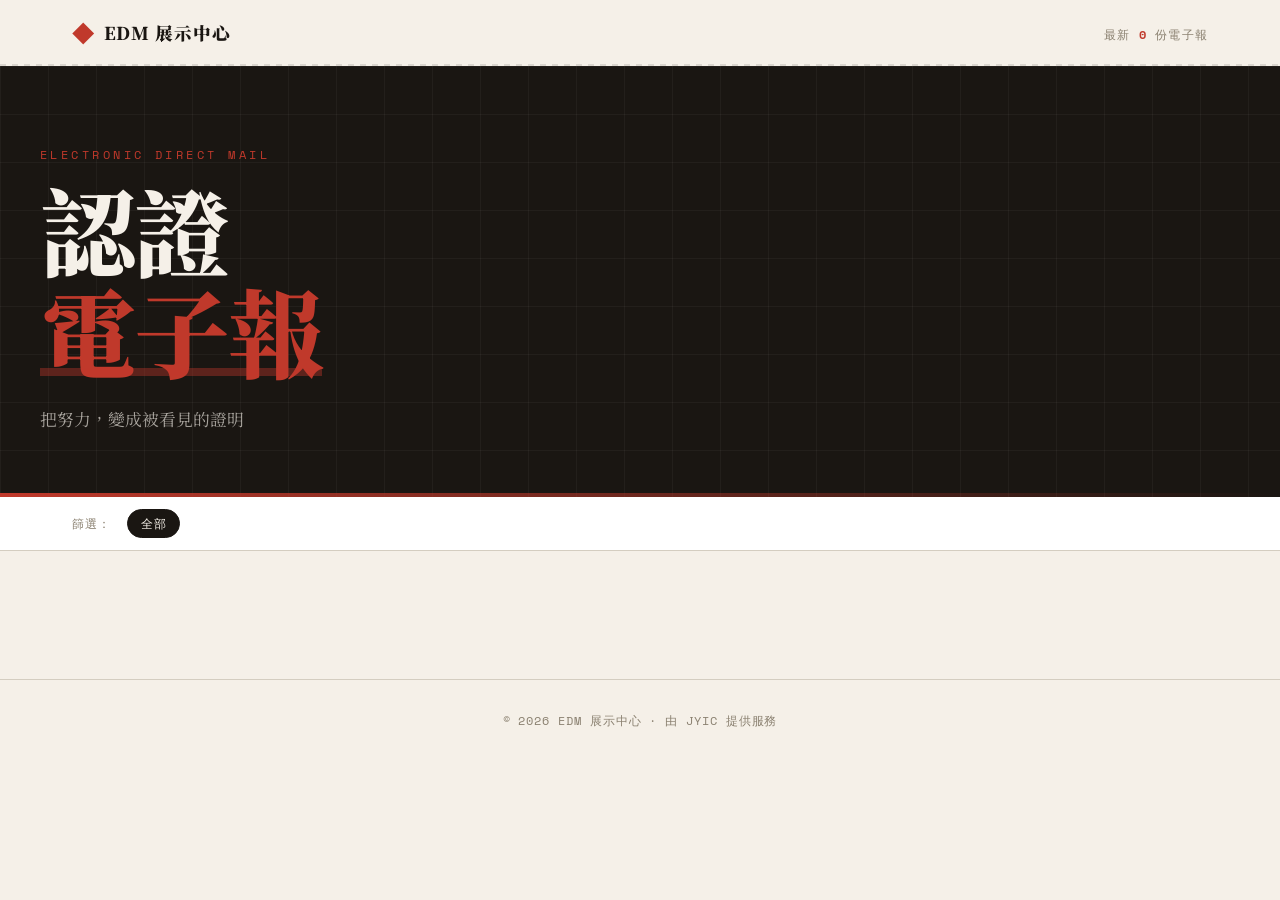
<file: index.html>
<!DOCTYPE html>
<html lang="zh-TW">
<head>
  <meta charset="UTF-8" />
  <meta name="viewport" content="width=device-width, initial-scale=1.0" />
  <title>艾葆國際認證中心EDM</title>
  <link rel="preconnect" href="https://fonts.googleapis.com" />
  <link rel="preconnect" href="https://fonts.gstatic.com" crossorigin />
  <link href="https://fonts.googleapis.com/css2?family=Noto+Serif+TC:wght@400;600;900&family=Space+Mono:wght@400;700&display=swap" rel="stylesheet" />
  <link rel="stylesheet" href="style.css" />
</head>
<body>

  <!-- Header -->
  <header class="site-header">
    <div class="header-inner">
      <div class="logo">
        <span class="logo-mark">◆</span>
        <span class="logo-text">EDM 展示中心</span>
      </div>
      <nav class="header-nav">
        <span class="nav-label">最新 <em id="edm-count">0</em> 份電子報</span>
      </nav>
    </div>
    <div class="header-rule"></div>
  </header>

  <!-- Hero -->
  <section class="hero">
    <div class="hero-bg-grid"></div>
    <div class="hero-content">
      <p class="hero-eyebrow">ELECTRONIC DIRECT MAIL</p>
      <h1 class="hero-title">認證<br/><em>電子報</em></h1>
      <p class="hero-sub">把努力，變成被看見的證明</p>
    </div>
    <div class="hero-line"></div>
  </section>

  <!-- Filter Bar -->
  <div class="filter-bar">
    <div class="filter-inner">
      <span class="filter-label">篩選：</span>
      <div class="filter-tags" id="filter-tags">
        <button class="tag active" data-tag="all">全部</button>
      </div>
    </div>
  </div>

  <!-- EDM Grid -->
  <main class="edm-grid-section">
    <div class="edm-grid" id="edm-grid">
      <!-- Cards rendered by JS -->
    </div>
    <div class="empty-state" id="empty-state" style="display:none;">
      <p>目前沒有符合條件的電子報。</p>
    </div>
  </main>

  <!-- Lightbox -->
  <div class="lightbox" id="lightbox" aria-hidden="true">
    <div class="lightbox-backdrop" id="lb-backdrop"></div>
    <div class="lightbox-panel">
      <button class="lb-close" id="lb-close" aria-label="關閉">✕</button>
      <div class="lb-meta">
        <span class="lb-tag" id="lb-tag"></span>
        <h2 class="lb-title" id="lb-title"></h2>
        <p class="lb-date" id="lb-date"></p>
        <p class="lb-desc" id="lb-desc"></p>
      </div>
      <div class="lb-preview">
        <iframe id="lb-iframe" title="EDM 預覽" sandbox="allow-same-origin"></iframe>
      </div>
      <div class="lb-actions">
        <a class="lb-btn" id="lb-open" target="_blank" rel="noopener">在新分頁開啟 ↗</a>
      </div>
    </div>
  </div>

  <footer class="site-footer">
    <p>© <span id="yr"></span> EDM 展示中心 · 由 JYIC 提供服務</p>
  </footer>

  <script src="edm-data.js"></script>
  <script src="app.js"></script>
</body>
</html>
</file>
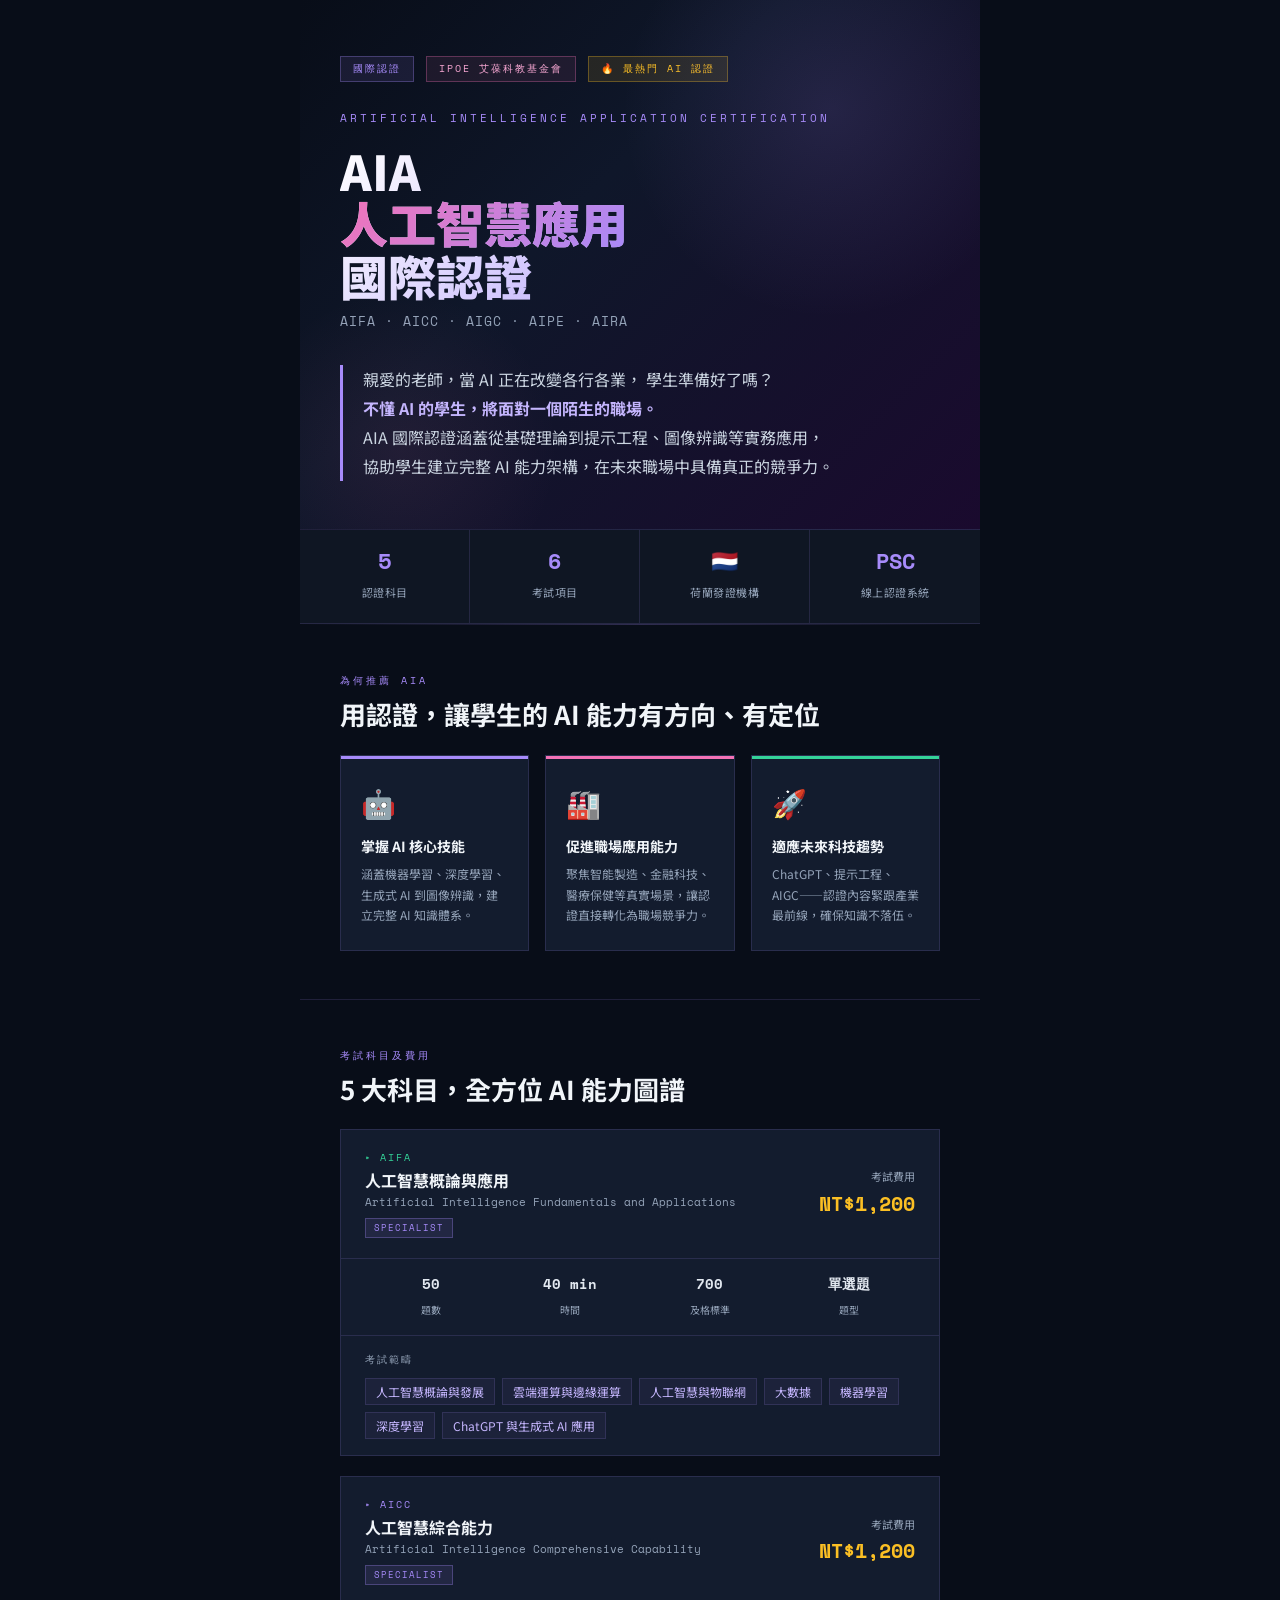
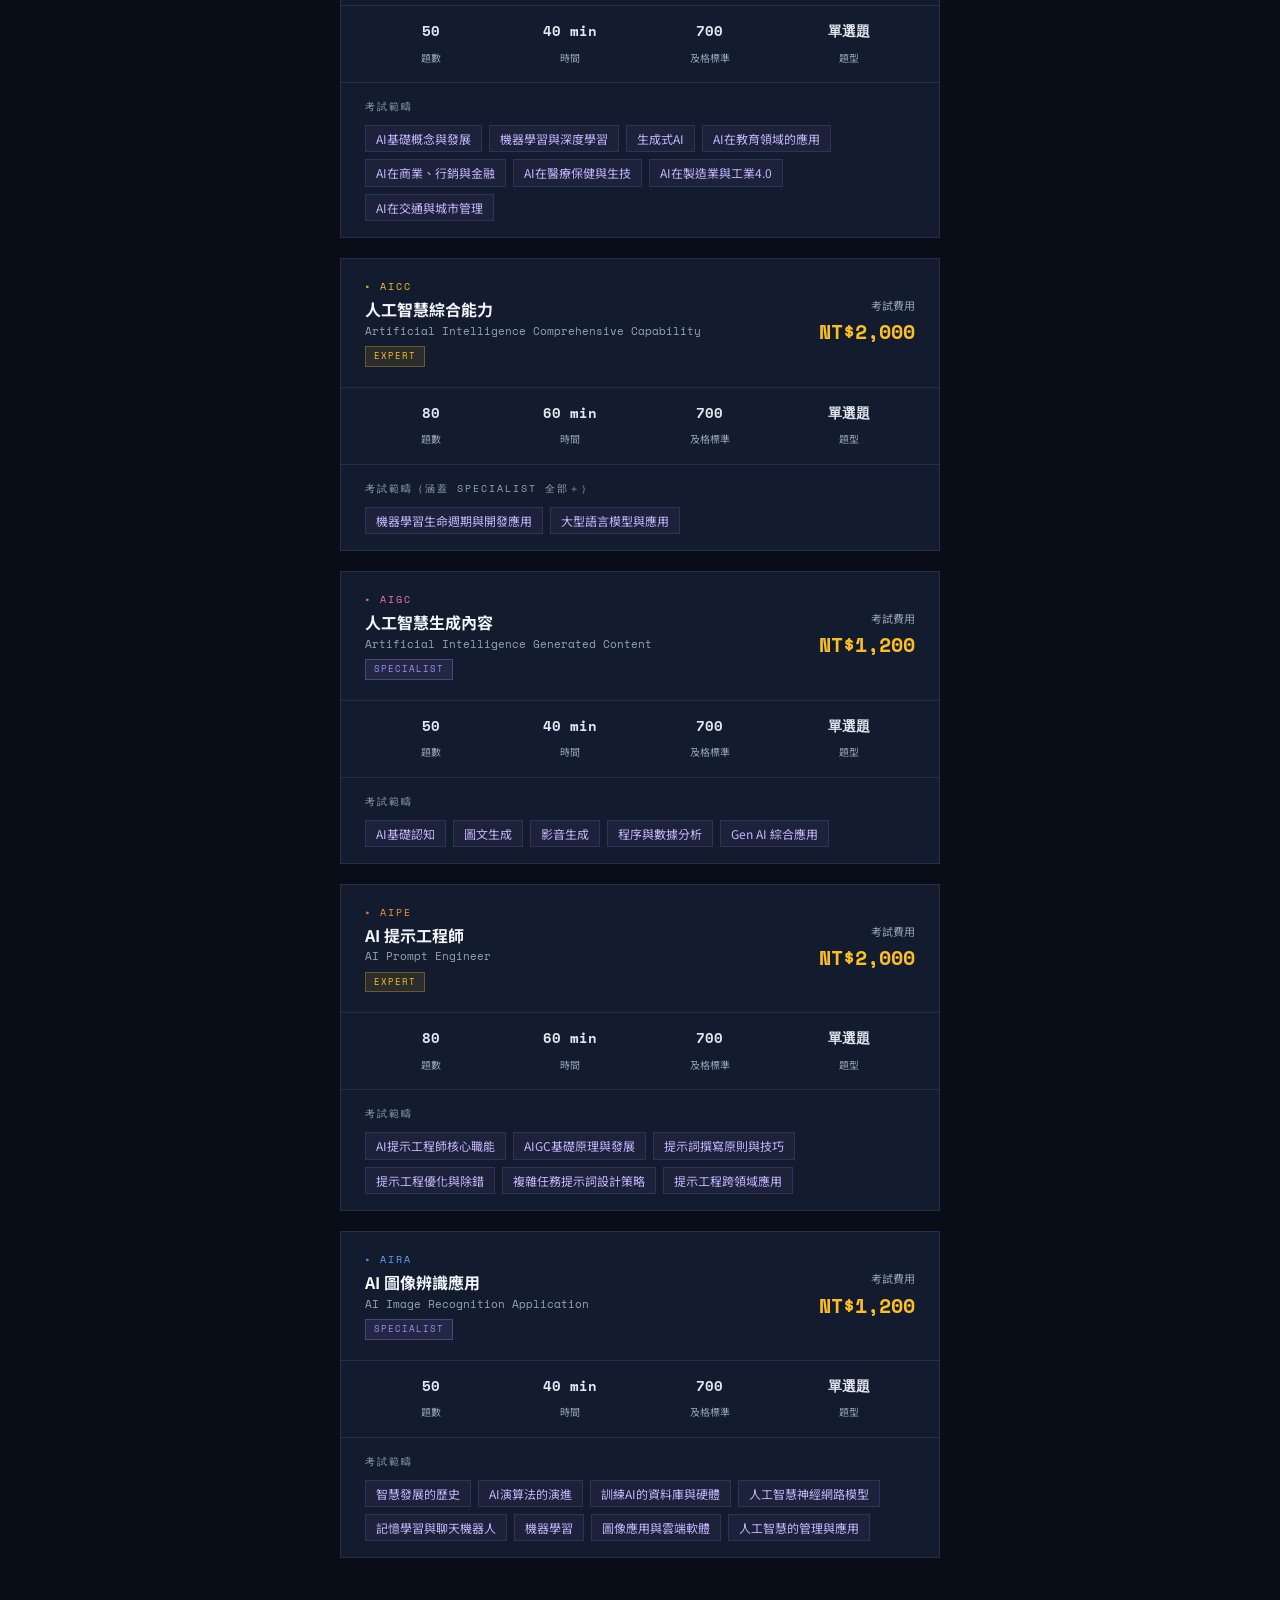
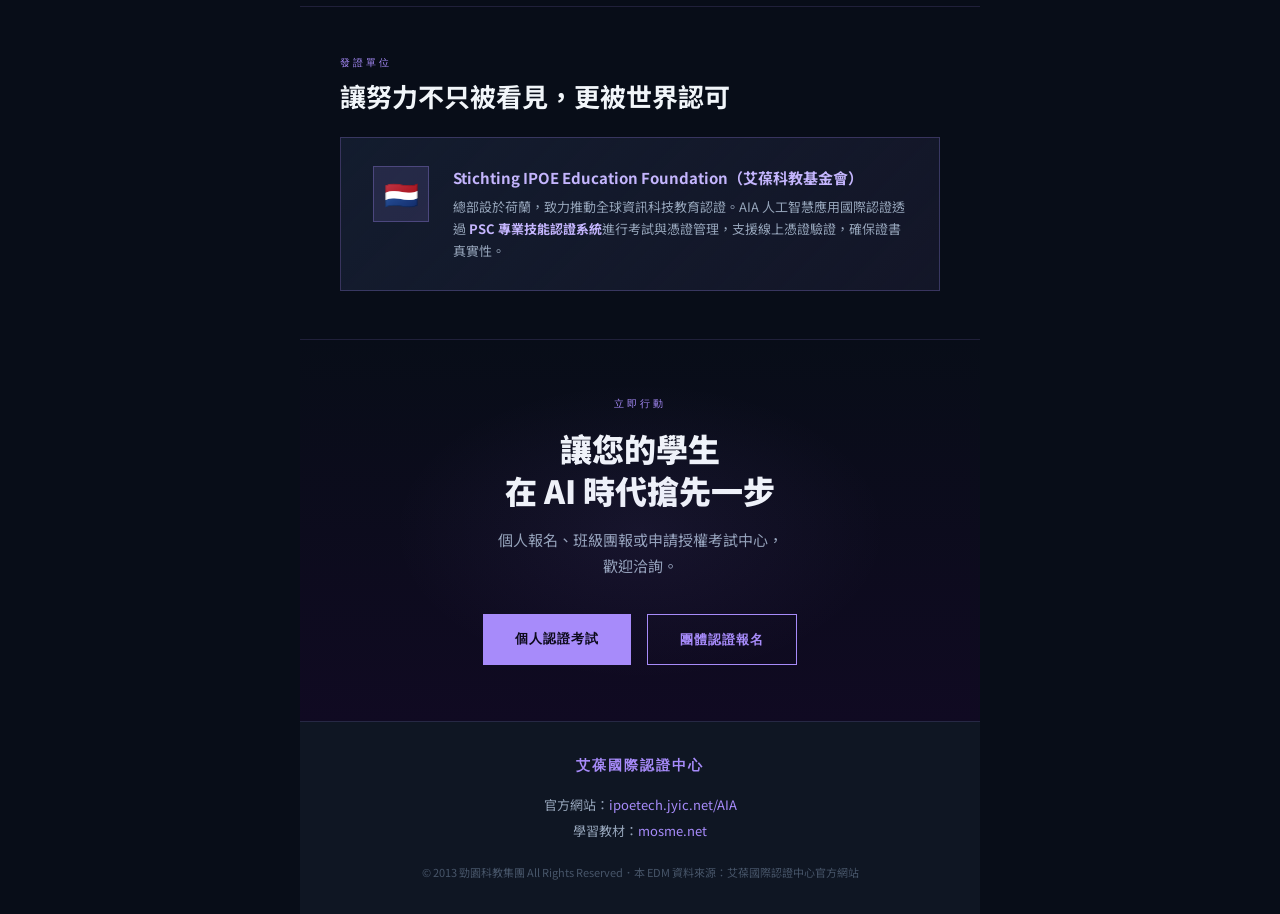
<file: AIA.html>
<!DOCTYPE html>
<html lang="zh-TW">
<head>
<meta charset="UTF-8">
<meta name="viewport" content="width=device-width, initial-scale=1.0">
<title>AIA 人工智慧應用國際認證 — 給老師的邀請</title>
<link href="https://fonts.googleapis.com/css2?family=Noto+Sans+TC:wght@300;400;500;700;900&family=Space+Mono:wght@400;700&display=swap" rel="stylesheet">
<style>
  *, *::before, *::after { box-sizing: border-box; margin: 0; padding: 0; }

  :root {
    --bg: #080d18;
    --surface: #0f1623;
    --card: #131c2e;
    --accent: #a78bfa;
    --accent2: #f472b6;
    --accent3: #34d399;
    --gold: #fbbf24;
    --blue: #60a5fa;
    --text: #e2e8f0;
    --muted: #94a3b8;
    --border: rgba(167,139,250,0.15);
  }

  body {
    background: var(--bg);
    color: var(--text);
    font-family: 'Noto Sans TC', sans-serif;
    line-height: 1.6;
    -webkit-font-smoothing: antialiased;
  }

  .email-wrapper {
    max-width: 680px;
    margin: 0 auto;
    background: var(--bg);
  }

  /* ── HERO ── */
  .hero {
    position: relative;
    background: linear-gradient(135deg, #080d18 0%, #0f172a 40%, #1a0a2e 100%);
    padding: 56px 40px 48px;
    overflow: hidden;
    border-bottom: 1px solid var(--border);
  }
  .hero::before {
    content: '';
    position: absolute;
    top: -100px; right: -60px;
    width: 420px; height: 420px;
    background: radial-gradient(circle, rgba(167,139,250,0.13) 0%, transparent 70%);
    pointer-events: none;
  }
  .hero::after {
    content: '';
    position: absolute;
    bottom: -80px; left: -60px;
    width: 320px; height: 320px;
    background: radial-gradient(circle, rgba(244,114,182,0.08) 0%, transparent 70%);
    pointer-events: none;
  }

  .badge-row {
    display: flex;
    align-items: center;
    gap: 12px;
    margin-bottom: 28px;
    flex-wrap: wrap;
  }
  .badge {
    display: inline-block;
    background: rgba(167,139,250,0.1);
    border: 1px solid rgba(167,139,250,0.3);
    color: var(--accent);
    font-family: 'Space Mono', monospace;
    font-size: 10px;
    letter-spacing: 2px;
    padding: 4px 12px;
    text-transform: uppercase;
  }
  .badge-org {
    background: rgba(244,114,182,0.08);
    border-color: rgba(244,114,182,0.3);
    color: #f9a8d4;
  }
  .badge-hot {
    background: rgba(251,191,36,0.1);
    border-color: rgba(251,191,36,0.3);
    color: var(--gold);
  }

  .hero-eyebrow {
    font-family: 'Space Mono', monospace;
    font-size: 11px;
    color: var(--accent);
    letter-spacing: 3px;
    text-transform: uppercase;
    margin-bottom: 16px;
  }

  .hero-title {
    font-size: 48px;
    font-weight: 900;
    line-height: 1.1;
    margin-bottom: 8px;
    background: linear-gradient(135deg, #ffffff 0%, #c4b5fd 55%, #a78bfa 100%);
    -webkit-background-clip: text;
    -webkit-text-fill-color: transparent;
    background-clip: text;
  }
  .hero-title em {
    font-style: normal;
    background: linear-gradient(135deg, #f472b6, #a78bfa);
    -webkit-background-clip: text;
    -webkit-text-fill-color: transparent;
    background-clip: text;
  }

  .hero-subtitle {
    font-size: 13px;
    color: var(--muted);
    margin-bottom: 32px;
    font-family: 'Space Mono', monospace;
    letter-spacing: 1px;
    line-height: 1.8;
  }

  .hero-desc {
    font-size: 16px;
    color: #cbd5e1;
    line-height: 1.8;
    position: relative;
    z-index: 1;
    border-left: 3px solid var(--accent);
    padding-left: 20px;
  }

  /* ── STATS BAR ── */
  .stats-bar {
    display: grid;
    grid-template-columns: repeat(4, 1fr);
    background: var(--surface);
    border-bottom: 1px solid var(--border);
  }
  .stat-item {
    padding: 20px 16px;
    text-align: center;
    border-right: 1px solid var(--border);
  }
  .stat-item:last-child { border-right: none; }
  .stat-num {
    font-family: 'Space Mono', monospace;
    font-size: 22px;
    font-weight: 700;
    color: var(--accent);
    display: block;
    line-height: 1;
    margin-bottom: 6px;
  }
  .stat-label {
    font-size: 11px;
    color: var(--muted);
    letter-spacing: 0.5px;
  }

  /* ── SECTION ── */
  .section {
    padding: 48px 40px;
    border-bottom: 1px solid var(--border);
  }
  .section-tag {
    font-family: 'Space Mono', monospace;
    font-size: 10px;
    color: var(--accent);
    letter-spacing: 3px;
    text-transform: uppercase;
    margin-bottom: 8px;
  }
  .section-title {
    font-size: 26px;
    font-weight: 700;
    color: #f1f5f9;
    margin-bottom: 24px;
    line-height: 1.3;
  }

  /* ── ADVANTAGE CARDS ── */
  .adv-grid {
    display: grid;
    grid-template-columns: 1fr 1fr 1fr;
    gap: 16px;
  }
  .adv-card {
    background: var(--card);
    border: 1px solid var(--border);
    padding: 24px 20px;
    position: relative;
    overflow: hidden;
  }
  .adv-card::before {
    content: '';
    position: absolute;
    top: 0; left: 0;
    width: 100%; height: 3px;
    background: var(--accent);
  }
  .adv-card:nth-child(2)::before { background: var(--accent2); }
  .adv-card:nth-child(3)::before { background: var(--accent3); }

  .adv-icon {
    font-size: 28px;
    margin-bottom: 12px;
    display: block;
  }
  .adv-title {
    font-size: 14px;
    font-weight: 700;
    color: #f1f5f9;
    margin-bottom: 8px;
    line-height: 1.4;
  }
  .adv-desc {
    font-size: 12px;
    color: var(--muted);
    line-height: 1.7;
  }

  /* ── SUBJECT CARDS ── */
  .subject-stack {
    display: flex;
    flex-direction: column;
    gap: 20px;
  }
  .subject-card {
    background: var(--card);
    border: 1px solid var(--border);
    overflow: hidden;
  }
  .subject-header {
    display: flex;
    align-items: center;
    justify-content: space-between;
    padding: 20px 24px;
    border-bottom: 1px solid var(--border);
    gap: 12px;
  }
  .subject-code {
    font-family: 'Space Mono', monospace;
    font-size: 10px;
    letter-spacing: 2px;
    text-transform: uppercase;
    margin-bottom: 4px;
  }
  .code-aifa { color: #34d399; }
  .code-aicc-s { color: var(--accent); }
  .code-aicc-e { color: var(--gold); }
  .code-aigc { color: #f472b6; }
  .code-aipe { color: #fb923c; }
  .code-aira { color: #60a5fa; }

  .subject-name {
    font-size: 16px;
    font-weight: 700;
    color: #f1f5f9;
    line-height: 1.3;
  }
  .subject-name-en {
    font-size: 11px;
    color: var(--muted);
    font-family: 'Space Mono', monospace;
    margin-top: 3px;
  }
  .price-tag {
    text-align: right;
    flex-shrink: 0;
  }
  .price-label {
    font-size: 11px;
    color: var(--muted);
    margin-bottom: 2px;
  }
  .price-val {
    font-family: 'Space Mono', monospace;
    font-size: 20px;
    font-weight: 700;
    color: var(--gold);
    white-space: nowrap;
  }
  .level-badge {
    display: inline-block;
    font-family: 'Space Mono', monospace;
    font-size: 9px;
    letter-spacing: 1px;
    padding: 2px 8px;
    margin-top: 4px;
  }
  .lvl-s { background: rgba(167,139,250,0.1); border: 1px solid rgba(167,139,250,0.3); color: var(--accent); }
  .lvl-e { background: rgba(251,191,36,0.1); border: 1px solid rgba(251,191,36,0.3); color: var(--gold); }

  .subject-meta {
    display: grid;
    grid-template-columns: repeat(4, 1fr);
    padding: 14px 24px;
    gap: 8px;
    border-bottom: 1px solid var(--border);
  }
  .meta-item { text-align: center; }
  .meta-val {
    font-family: 'Space Mono', monospace;
    font-size: 14px;
    font-weight: 700;
    color: var(--text);
    display: block;
  }
  .meta-key {
    font-size: 10px;
    color: var(--muted);
    margin-top: 2px;
  }

  .subject-scope {
    padding: 16px 24px;
  }
  .scope-title {
    font-size: 10px;
    font-family: 'Space Mono', monospace;
    color: var(--muted);
    letter-spacing: 2px;
    text-transform: uppercase;
    margin-bottom: 10px;
  }
  .scope-list {
    list-style: none;
    display: flex;
    flex-wrap: wrap;
    gap: 7px;
  }
  .scope-list li {
    font-size: 12px;
    color: #c4b5fd;
    background: rgba(167,139,250,0.06);
    border: 1px solid rgba(167,139,250,0.15);
    padding: 3px 10px;
  }

  /* ── NOTE BOX ── */
  .note-box {
    background: rgba(251,191,36,0.05);
    border: 1px solid rgba(251,191,36,0.2);
    padding: 20px 24px;
    margin-top: 20px;
  }
  .note-box p {
    font-size: 13px;
    color: #fcd34d;
    line-height: 1.7;
    margin-bottom: 8px;
  }
  .note-box p:last-child { margin-bottom: 0; }

  /* ── ISSUER ── */
  .issuer-box {
    background: linear-gradient(135deg, var(--card) 0%, rgba(167,139,250,0.07) 100%);
    border: 1px solid rgba(167,139,250,0.25);
    padding: 28px 32px;
    display: flex;
    align-items: flex-start;
    gap: 24px;
  }
  .issuer-icon-wrap {
    width: 56px;
    height: 56px;
    background: rgba(167,139,250,0.12);
    border: 1px solid rgba(167,139,250,0.3);
    display: flex;
    align-items: center;
    justify-content: center;
    font-size: 28px;
    flex-shrink: 0;
  }
  .issuer-text h4 {
    font-size: 15px;
    font-weight: 700;
    color: #c4b5fd;
    margin-bottom: 6px;
  }
  .issuer-text p {
    font-size: 13px;
    color: var(--muted);
    line-height: 1.7;
  }

  /* ── CTA ── */
  .cta-section {
    padding: 56px 40px;
    text-align: center;
    background: linear-gradient(180deg, var(--bg) 0%, #100a22 100%);
    position: relative;
    overflow: hidden;
  }
  .cta-section::before {
    content: '';
    position: absolute;
    top: 50%; left: 50%;
    transform: translate(-50%, -50%);
    width: 500px; height: 300px;
    background: radial-gradient(ellipse, rgba(167,139,250,0.07) 0%, transparent 70%);
    pointer-events: none;
  }
  .cta-label {
    font-family: 'Space Mono', monospace;
    font-size: 10px;
    color: var(--accent);
    letter-spacing: 3px;
    text-transform: uppercase;
    margin-bottom: 16px;
  }
  .cta-headline {
    font-size: 32px;
    font-weight: 900;
    color: #f1f5f9;
    line-height: 1.3;
    margin-bottom: 16px;
  }
  .cta-sub {
    font-size: 15px;
    color: var(--muted);
    margin-bottom: 36px;
    line-height: 1.7;
  }
  .btn-group {
    display: flex;
    gap: 16px;
    justify-content: center;
    flex-wrap: wrap;
  }
  .btn-primary {
    display: inline-block;
    background: var(--accent);
    color: #0a0818;
    font-family: 'Space Mono', monospace;
    font-size: 13px;
    font-weight: 700;
    letter-spacing: 1px;
    padding: 14px 32px;
    text-decoration: none;
    text-transform: uppercase;
    transition: transform 0.2s, box-shadow 0.2s;
  }
  .btn-primary:hover {
    transform: translateY(-2px);
    box-shadow: 0 8px 24px rgba(167,139,250,0.35);
  }
  .btn-secondary {
    display: inline-block;
    background: transparent;
    color: var(--accent);
    border: 1px solid var(--accent);
    font-family: 'Space Mono', monospace;
    font-size: 13px;
    font-weight: 700;
    letter-spacing: 1px;
    padding: 14px 32px;
    text-decoration: none;
    text-transform: uppercase;
  }

  /* ── FOOTER ── */
  .footer {
    background: var(--surface);
    padding: 32px 40px;
    border-top: 1px solid var(--border);
    text-align: center;
  }
  .footer-logo {
    font-family: 'Space Mono', monospace;
    font-size: 14px;
    font-weight: 700;
    color: var(--accent);
    letter-spacing: 2px;
    margin-bottom: 16px;
  }
  .footer-contact {
    font-size: 13px;
    color: var(--muted);
    line-height: 2;
  }
  .footer-contact a { color: var(--accent); text-decoration: none; }
  .footer-copy {
    font-size: 11px;
    color: #475569;
    margin-top: 20px;
  }

  .divider {
    height: 1px;
    background: linear-gradient(90deg, transparent, var(--accent), transparent);
    opacity: 0.25;
  }

  @media (max-width: 600px) {
    .hero { padding: 40px 24px 36px; }
    .hero-title { font-size: 34px; }
    .section { padding: 36px 24px; }
    .adv-grid { grid-template-columns: 1fr; }
    .stats-bar { grid-template-columns: repeat(2,1fr); }
    .stat-item:nth-child(2) { border-right: none; }
    .cta-section { padding: 40px 24px; }
    .footer { padding: 28px 24px; }
    .issuer-box { flex-direction: column; }
    .subject-meta { grid-template-columns: repeat(2,1fr); }
    .subject-header { flex-direction: column; align-items: flex-start; }
  }
</style>
</head>
<body>
<div class="email-wrapper">

  <!-- HERO -->
  <div class="hero">
    <div class="badge-row">
      <span class="badge">國際認證</span>
      <span class="badge badge-org">IPOE 艾葆科教基金會</span>
      <span class="badge badge-hot">🔥 最熱門 AI 認證</span>
    </div>
    <p class="hero-eyebrow">Artificial Intelligence Application Certification</p>
    <h1 class="hero-title">AIA<br><em>人工智慧應用</em><br>國際認證</h1>
    <p class="hero-subtitle">
      AIFA · AICC · AIGC · AIPE · AIRA<br>
     
    </p>
    <p class="hero-desc">
      親愛的老師，當 AI 正在改變各行各業，
學生準備好了嗎？<br>
      <strong style="color:#c4b5fd">不懂 AI 的學生，將面對一個陌生的職場。</strong><br>
      AIA 國際認證涵蓋從基礎理論到提示工程、圖像辨識等實務應用，<br>
      協助學生建立完整 AI 能力架構，在未來職場中具備真正的競爭力。
    </p>
  </div>

  <!-- STATS -->
  <div class="stats-bar">
    <div class="stat-item">
      <span class="stat-num">5</span>
      <span class="stat-label">認證科目</span>
    </div>
    <div class="stat-item">
      <span class="stat-num">6</span>
      <span class="stat-label">考試項目</span>
    </div>
    <div class="stat-item">
      <span class="stat-num">🇳🇱</span>
      <span class="stat-label">荷蘭發證機構</span>
    </div>
    <div class="stat-item">
      <span class="stat-num">PSC</span>
      <span class="stat-label">線上認證系統</span>
    </div>
  </div>

  <div class="divider"></div>

  <!-- ADVANTAGES -->
  <div class="section">
    <p class="section-tag">為何推薦 AIA</p>
    <h2 class="section-title">用認證，讓學生的 AI 能力有方向、有定位</h2>
    <div class="adv-grid">
      <div class="adv-card">
        <span class="adv-icon">🤖</span>
        <div class="adv-title">掌握 AI 核心技能</div>
        <div class="adv-desc">涵蓋機器學習、深度學習、生成式 AI 到圖像辨識，建立完整 AI 知識體系。</div>
      </div>
      <div class="adv-card">
        <span class="adv-icon">🏭</span>
        <div class="adv-title">促進職場應用能力</div>
        <div class="adv-desc">聚焦智能製造、金融科技、醫療保健等真實場景，讓認證直接轉化為職場競爭力。</div>
      </div>
      <div class="adv-card">
        <span class="adv-icon">🚀</span>
        <div class="adv-title">適應未來科技趨勢</div>
        <div class="adv-desc">ChatGPT、提示工程、AIGC——認證內容緊跟產業最前線，確保知識不落伍。</div>
      </div>
    </div>
  </div>

  <!-- SUBJECTS -->
  <div class="section">
    <p class="section-tag">考試科目及費用</p>
    <h2 class="section-title">5 大科目，全方位 AI 能力圖譜</h2>
    <div class="subject-stack">

      <!-- AIFA -->
      <div class="subject-card">
        <div class="subject-header">
          <div>
            <div class="subject-code code-aifa">▸ AIFA</div>
            <div class="subject-name">人工智慧概論與應用</div>
            <div class="subject-name-en">Artificial Intelligence Fundamentals and Applications</div>
            <span class="level-badge lvl-s">SPECIALIST</span>
          </div>
          <div class="price-tag">
            <div class="price-label">考試費用</div>
            <div class="price-val">NT$1,200</div>
          </div>
        </div>
        <div class="subject-meta">
          <div class="meta-item"><span class="meta-val">50</span><span class="meta-key">題數</span></div>
          <div class="meta-item"><span class="meta-val">40 min</span><span class="meta-key">時間</span></div>
          <div class="meta-item"><span class="meta-val">700</span><span class="meta-key">及格標準</span></div>
          <div class="meta-item"><span class="meta-val">單選題</span><span class="meta-key">題型</span></div>
        </div>
        <div class="subject-scope">
          <div class="scope-title">考試範疇</div>
          <ul class="scope-list">
            <li>人工智慧概論與發展</li>
            <li>雲端運算與邊緣運算</li>
            <li>人工智慧與物聯網</li>
            <li>大數據</li>
            <li>機器學習</li>
            <li>深度學習</li>
            <li>ChatGPT 與生成式 AI 應用</li>
          </ul>
        </div>
      </div>

      <!-- AICC Specialist -->
      <div class="subject-card">
        <div class="subject-header">
          <div>
            <div class="subject-code code-aicc-s">▸ AICC</div>
            <div class="subject-name">人工智慧綜合能力</div>
            <div class="subject-name-en">Artificial Intelligence Comprehensive Capability</div>
            <span class="level-badge lvl-s">SPECIALIST</span>
          </div>
          <div class="price-tag">
            <div class="price-label">考試費用</div>
            <div class="price-val">NT$1,200</div>
          </div>
        </div>
        <div class="subject-meta">
          <div class="meta-item"><span class="meta-val">50</span><span class="meta-key">題數</span></div>
          <div class="meta-item"><span class="meta-val">40 min</span><span class="meta-key">時間</span></div>
          <div class="meta-item"><span class="meta-val">700</span><span class="meta-key">及格標準</span></div>
          <div class="meta-item"><span class="meta-val">單選題</span><span class="meta-key">題型</span></div>
        </div>
        <div class="subject-scope">
          <div class="scope-title">考試範疇</div>
          <ul class="scope-list">
            <li>AI基礎概念與發展</li>
            <li>機器學習與深度學習</li>
            <li>生成式AI</li>
            <li>AI在教育領域的應用</li>
            <li>AI在商業、行銷與金融</li>
            <li>AI在醫療保健與生技</li>
            <li>AI在製造業與工業4.0</li>
            <li>AI在交通與城市管理</li>
          </ul>
        </div>
      </div>

      <!-- AICC Expert -->
      <div class="subject-card">
        <div class="subject-header">
          <div>
            <div class="subject-code code-aicc-e">▸ AICC</div>
            <div class="subject-name">人工智慧綜合能力</div>
            <div class="subject-name-en">Artificial Intelligence Comprehensive Capability</div>
            <span class="level-badge lvl-e">EXPERT</span>
          </div>
          <div class="price-tag">
            <div class="price-label">考試費用</div>
            <div class="price-val">NT$2,000</div>
          </div>
        </div>
        <div class="subject-meta">
          <div class="meta-item"><span class="meta-val">80</span><span class="meta-key">題數</span></div>
          <div class="meta-item"><span class="meta-val">60 min</span><span class="meta-key">時間</span></div>
          <div class="meta-item"><span class="meta-val">700</span><span class="meta-key">及格標準</span></div>
          <div class="meta-item"><span class="meta-val">單選題</span><span class="meta-key">題型</span></div>
        </div>
        <div class="subject-scope">
          <div class="scope-title">考試範疇（涵蓋 Specialist 全部＋）</div>
          <ul class="scope-list">
            <li>機器學習生命週期與開發應用</li>
            <li>大型語言模型與應用</li>
          </ul>
        </div>
      </div>

      <!-- AIGC -->
      <div class="subject-card">
        <div class="subject-header">
          <div>
            <div class="subject-code code-aigc">▸ AIGC</div>
            <div class="subject-name">人工智慧生成內容</div>
            <div class="subject-name-en">Artificial Intelligence Generated Content</div>
            <span class="level-badge lvl-s">SPECIALIST</span>
          </div>
          <div class="price-tag">
            <div class="price-label">考試費用</div>
            <div class="price-val">NT$1,200</div>
          </div>
        </div>
        <div class="subject-meta">
          <div class="meta-item"><span class="meta-val">50</span><span class="meta-key">題數</span></div>
          <div class="meta-item"><span class="meta-val">40 min</span><span class="meta-key">時間</span></div>
          <div class="meta-item"><span class="meta-val">700</span><span class="meta-key">及格標準</span></div>
          <div class="meta-item"><span class="meta-val">單選題</span><span class="meta-key">題型</span></div>
        </div>
        <div class="subject-scope">
          <div class="scope-title">考試範疇</div>
          <ul class="scope-list">
            <li>AI基礎認知</li>
            <li>圖文生成</li>
            <li>影音生成</li>
            <li>程序與數據分析</li>
            <li>Gen AI 綜合應用</li>
          </ul>
        </div>
      </div>

      <!-- AIPE -->
      <div class="subject-card">
        <div class="subject-header">
          <div>
            <div class="subject-code code-aipe">▸ AIPE</div>
            <div class="subject-name">AI 提示工程師</div>
            <div class="subject-name-en">AI Prompt Engineer </div>
            <span class="level-badge lvl-e">EXPERT</span>
          </div>
          <div class="price-tag">
            <div class="price-label">考試費用</div>
            <div class="price-val">NT$2,000</div>
          </div>
        </div>
        <div class="subject-meta">
          <div class="meta-item"><span class="meta-val">80</span><span class="meta-key">題數</span></div>
          <div class="meta-item"><span class="meta-val">60 min</span><span class="meta-key">時間</span></div>
          <div class="meta-item"><span class="meta-val">700</span><span class="meta-key">及格標準</span></div>
          <div class="meta-item"><span class="meta-val">單選題</span><span class="meta-key">題型</span></div>
        </div>
        <div class="subject-scope">
          <div class="scope-title">考試範疇</div>
          <ul class="scope-list">
            <li>AI提示工程師核心職能</li>
            <li>AIGC基礎原理與發展</li>
            <li>提示詞撰寫原則與技巧</li>
            <li>提示工程優化與除錯</li>
            <li>複雜任務提示詞設計策略</li>
            <li>提示工程跨領域應用</li>
          </ul>
        </div>
      </div>

      <!-- AIRA -->
      <div class="subject-card">
        <div class="subject-header">
          <div>
            <div class="subject-code code-aira">▸ AIRA</div>
            <div class="subject-name">AI 圖像辨識應用</div>
            <div class="subject-name-en">AI Image Recognition Application</div>
            <span class="level-badge lvl-s">SPECIALIST</span>
          </div>
          <div class="price-tag">
            <div class="price-label">考試費用</div>
            <div class="price-val">NT$1,200</div>
          </div>
        </div>
        <div class="subject-meta">
          <div class="meta-item"><span class="meta-val">50</span><span class="meta-key">題數</span></div>
          <div class="meta-item"><span class="meta-val">40 min</span><span class="meta-key">時間</span></div>
          <div class="meta-item"><span class="meta-val">700</span><span class="meta-key">及格標準</span></div>
          <div class="meta-item"><span class="meta-val">單選題</span><span class="meta-key">題型</span></div>
        </div>
        <div class="subject-scope">
          <div class="scope-title">考試範疇</div>
          <ul class="scope-list">
            <li>智慧發展的歷史</li>
            <li>AI演算法的演進</li>
            <li>訓練AI的資料庫與硬體</li>
            <li>人工智慧神經網路模型</li>
            <li>記憶學習與聊天機器人</li>
            <li>機器學習</li>
            <li>圖像應用與雲端軟體</li>
            <li>人工智慧的管理與應用</li>
          </ul>
        </div>
      </div>

    </div>

    
    
  </div>

  <!-- ISSUER -->
  <div class="section">
    <p class="section-tag">發證單位</p>
    <h2 class="section-title">讓努力不只被看見，更被世界認可</h2>
    <div class="issuer-box">
      <div class="issuer-icon-wrap">🇳🇱</div>
      <div class="issuer-text">
        <h4>Stichting IPOE Education Foundation（艾葆科教基金會）</h4>
        <p>
          總部設於荷蘭，致力推動全球資訊科技教育認證。AIA 人工智慧應用國際認證透過 <strong style="color:#c4b5fd">PSC 專業技能認證系統</strong>進行考試與憑證管理，支援線上憑證驗證，確保證書真實性。
        </p>
      </div>
    </div>
  </div>

  <!-- CTA -->
  <div class="cta-section">
    <p class="cta-label">立即行動</p>
    <h2 class="cta-headline">讓您的學生<br>在 AI 時代搶先一步</h2>
    <p class="cta-sub">
      個人報名、班級團報或申請授權考試中心，<br>
      歡迎洽詢。
    </p>
    <div class="btn-group">
      <a href="https://reurl.cc/oYV3gv" class="btn-primary">個人認證考試</a>
      <a href="https://jyic.net/jyic.servicegroup" class="btn-secondary">團體認證報名</a>
    </div>
  </div>

  <!-- FOOTER -->
  <div class="footer">
    <div class="footer-logo">艾葆國際認證中心</div>
    <div class="footer-contact">
      官方網站：<a href="https://ipoetech.jyic.net/AIA">ipoetech.jyic.net/AIA</a><br>
      學習教材：<a href="https://www.mosme.net/mosme/book?s=AIA">mosme.net</a>
    </div>
    <div class="footer-copy">© 2013 勁園科教集團 All Rights Reserved．本 EDM 資料來源：艾葆國際認證中心官方網站</div>
  </div>

</div>
</body>
</html>
</file>
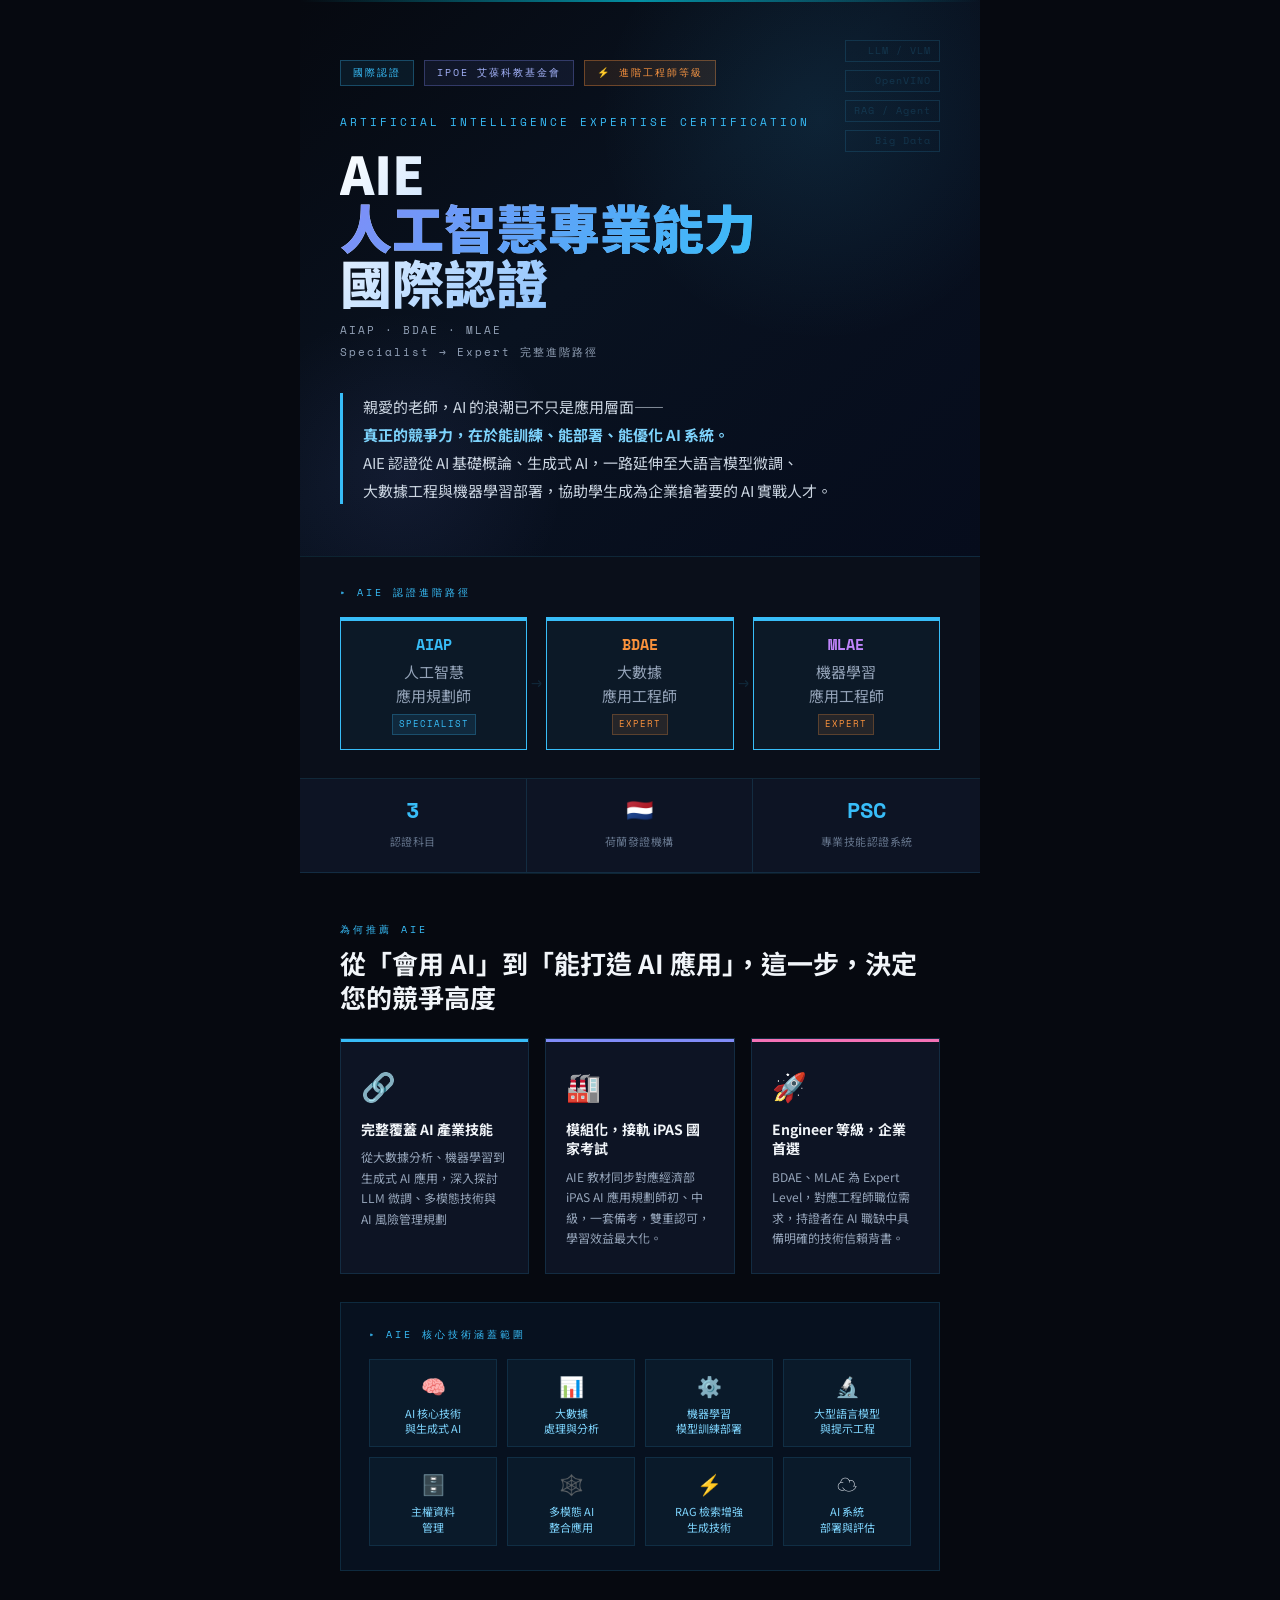
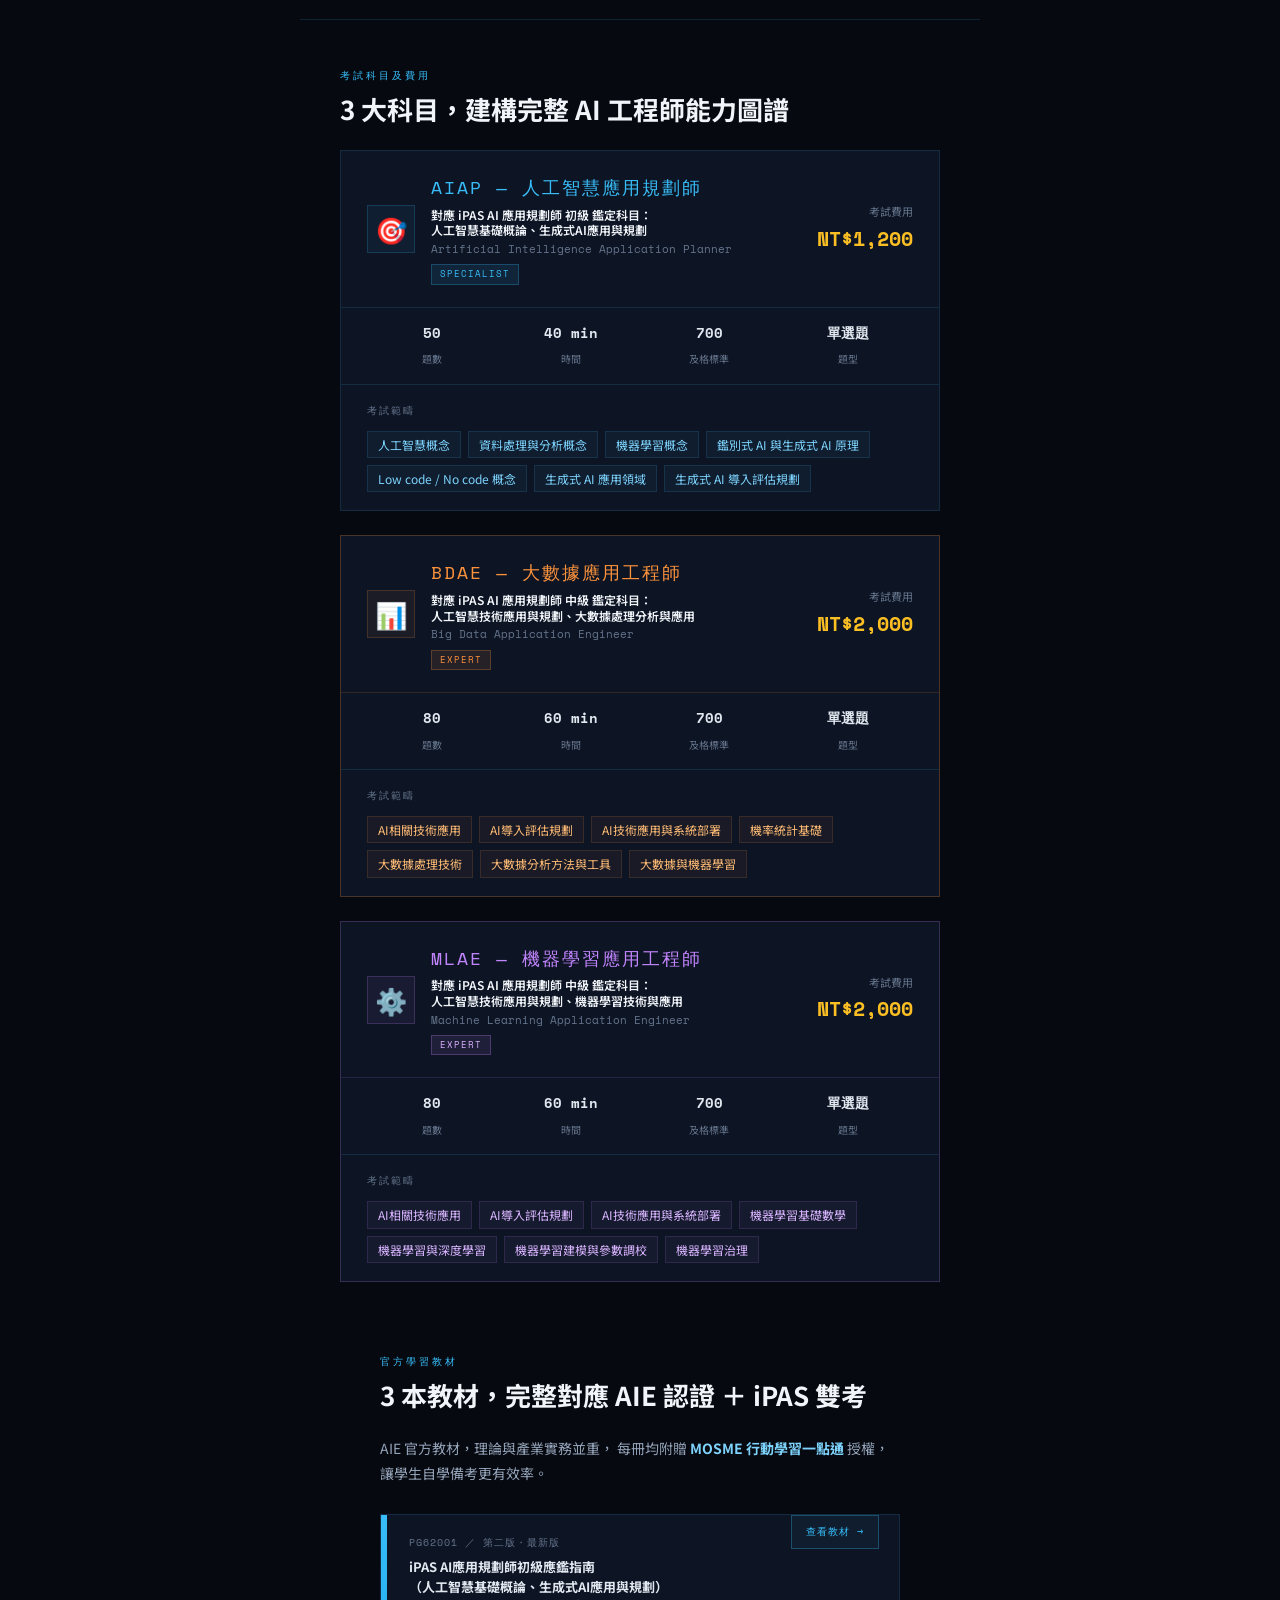
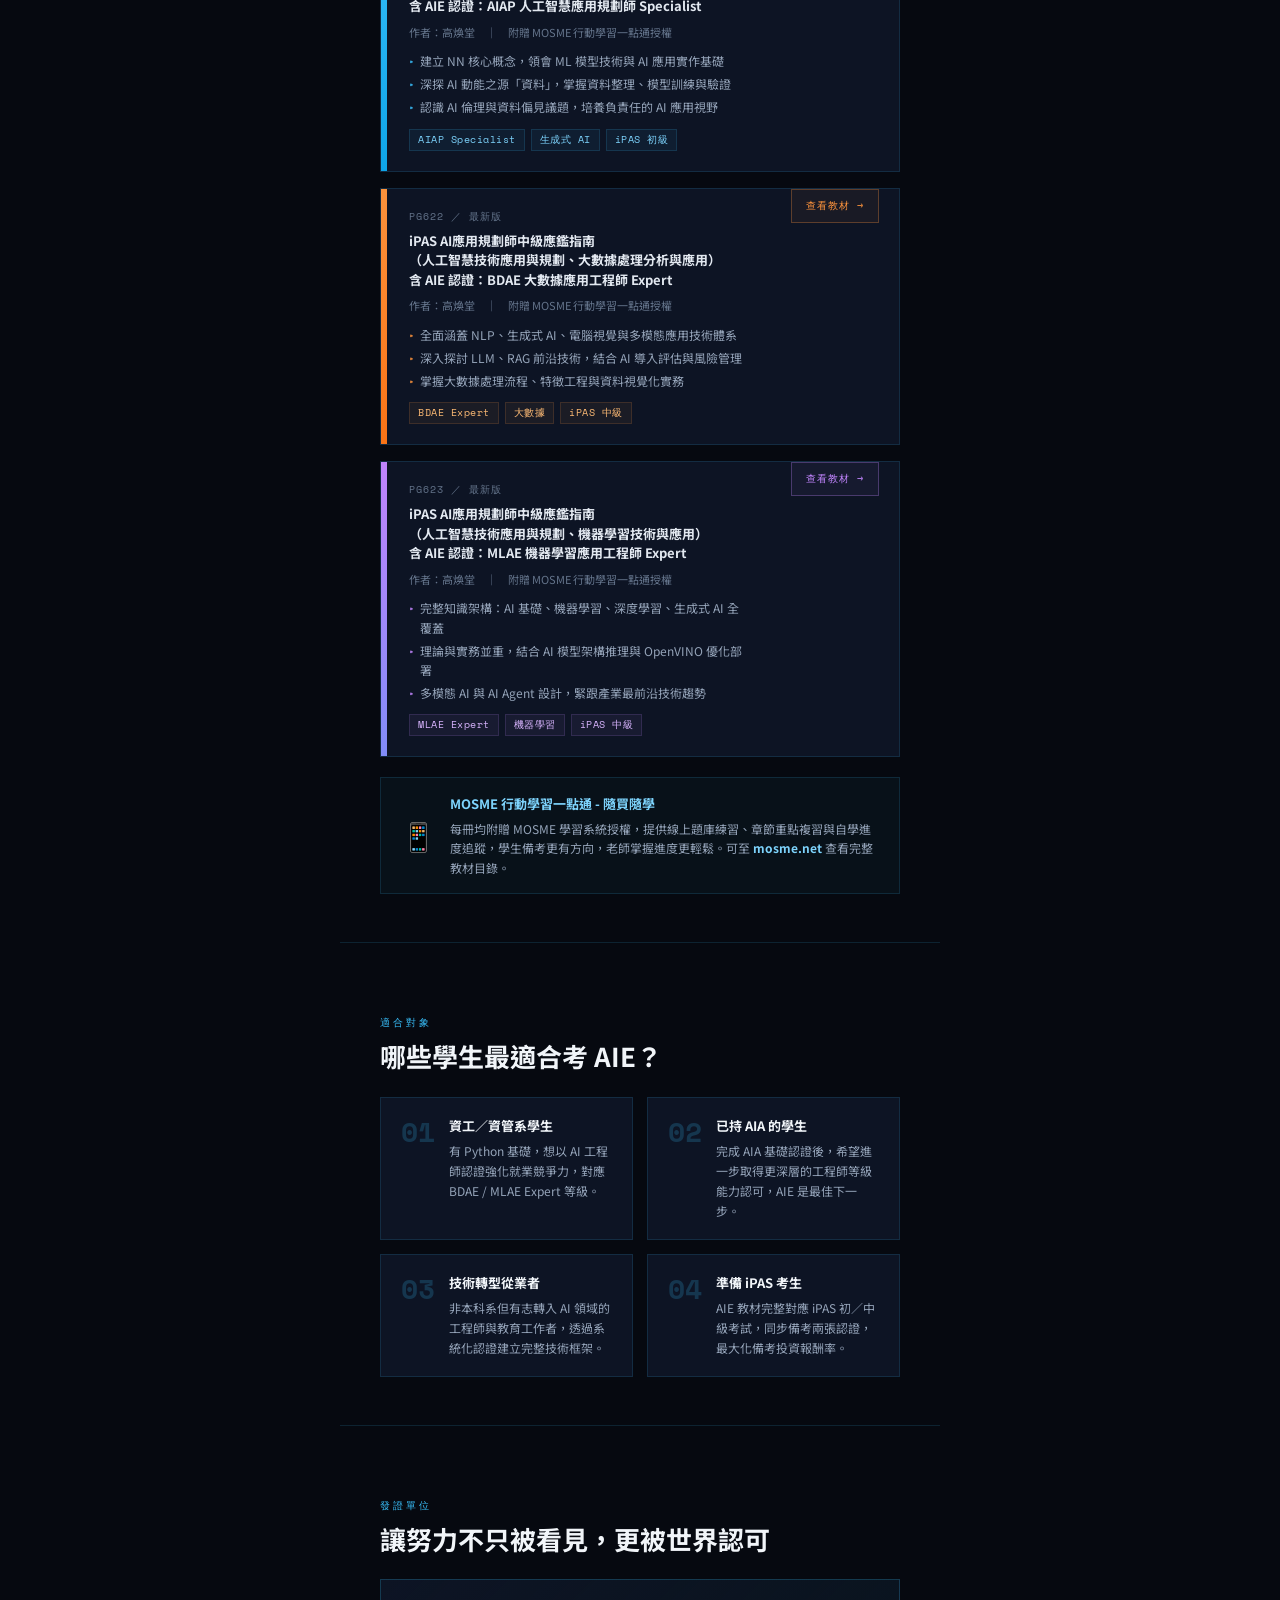
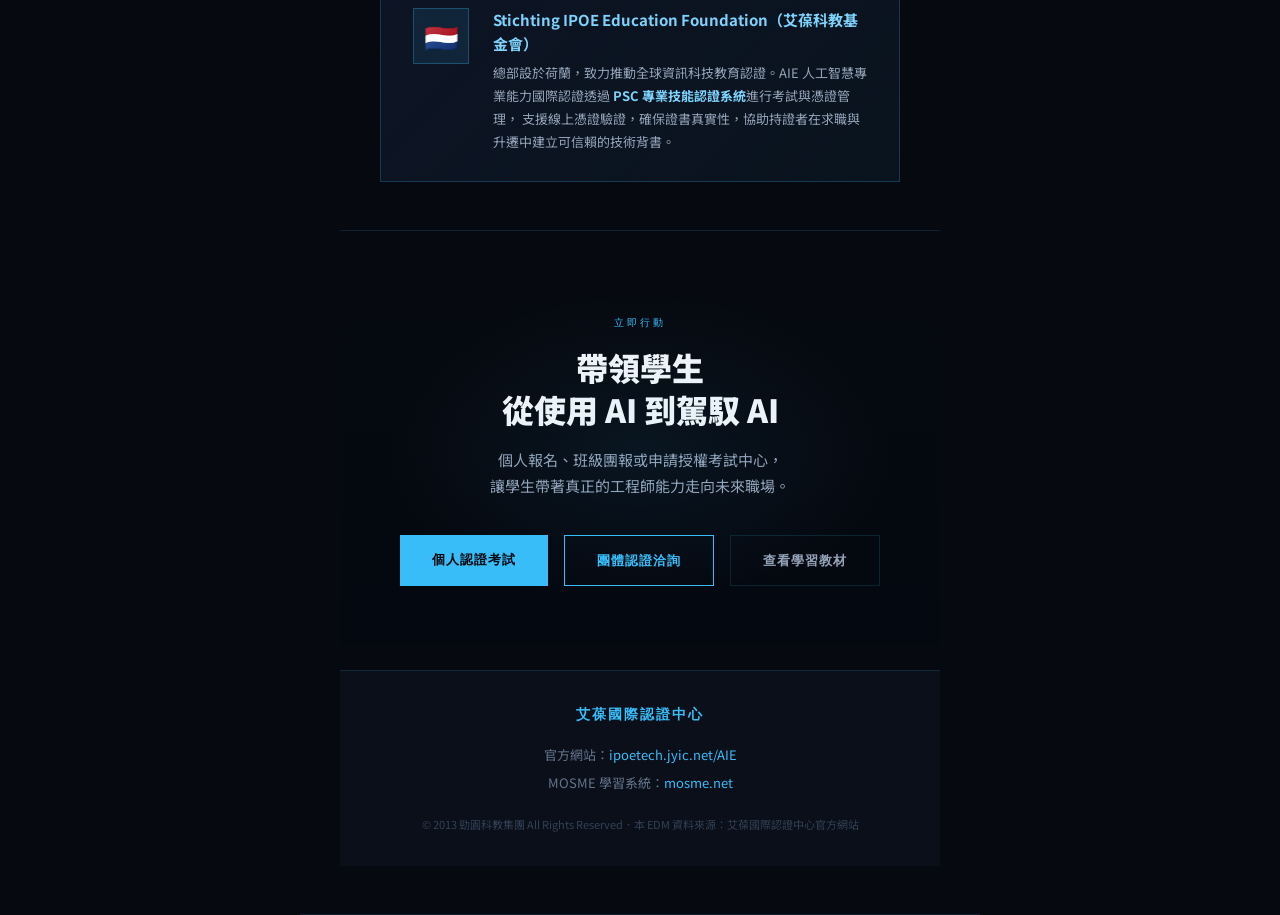
<file: AIE.html>
<!DOCTYPE html>
<html lang="zh-TW">
<head>
<meta charset="UTF-8">
<meta name="viewport" content="width=device-width, initial-scale=1.0">
<title>AIE 人工智慧專業能力國際認證 — 給老師的邀請</title>
<link href="https://fonts.googleapis.com/css2?family=Noto+Sans+TC:wght@300;400;500;700;900&family=Space+Mono:wght@400;700&display=swap" rel="stylesheet">
<style>
  *, *::before, *::after { box-sizing: border-box; margin: 0; padding: 0; }

  :root {
    --bg:      #060910;
    --surface: #0a0f1a;
    --card:    #0d1424;
    --deep:    #07111f;
    --accent:  #38bdf8;   /* electric blue — 比 AIA 紫更冷冽、工程感 */
    --accent2: #818cf8;   /* indigo */
    --accent3: #f472b6;   /* pink highlight */
    --neon:    #00e5ff;   /* neon cyan spark */
    --gold:    #fbbf24;
    --warn:    #fb923c;
    --text:    #e2e8f0;
    --muted:   #64748b;
    --muted2:  #94a3b8;
    --border:  rgba(56,189,248,0.14);
    --border2: rgba(56,189,248,0.08);
  }

  body {
    background: var(--bg);
    color: var(--text);
    font-family: 'Noto Sans TC', sans-serif;
    line-height: 1.6;
    -webkit-font-smoothing: antialiased;
  }

  .email-wrapper { max-width: 680px; margin: 0 auto; background: var(--bg); }

  /* ─────────────────────────────────────────
     HERO
  ───────────────────────────────────────── */
  .hero {
    position: relative;
    background: linear-gradient(140deg, #060910 0%, #091220 45%, #060c1c 100%);
    padding: 60px 40px 52px;
    overflow: hidden;
    border-bottom: 1px solid var(--border);
  }
  /* circuit-board glow orbs */
  .hero::before {
    content: '';
    position: absolute;
    top: -120px; right: -80px;
    width: 480px; height: 480px;
    background: radial-gradient(circle, rgba(56,189,248,0.10) 0%, transparent 65%);
    pointer-events: none;
  }
  .hero::after {
    content: '';
    position: absolute;
    bottom: -100px; left: -80px;
    width: 360px; height: 360px;
    background: radial-gradient(circle, rgba(129,140,248,0.08) 0%, transparent 65%);
    pointer-events: none;
  }

  /* animated scanline accent */
  .hero-scan {
    position: absolute;
    top: 0; left: 0; right: 0;
    height: 2px;
    background: linear-gradient(90deg, transparent 0%, var(--neon) 50%, transparent 100%);
    opacity: 0.6;
  }

  /* floating tech tags */
  .tech-float {
    position: absolute;
    top: 40px; right: 40px;
    display: flex;
    flex-direction: column;
    gap: 8px;
    opacity: 0.15;
    pointer-events: none;
  }
  .tech-float span {
    font-family: 'Space Mono', monospace;
    font-size: 10px;
    color: var(--accent);
    border: 1px solid var(--accent);
    padding: 2px 8px;
    text-align: right;
    letter-spacing: 1px;
  }

  .badge-row {
    display: flex; align-items: center; gap: 10px;
    margin-bottom: 28px; flex-wrap: wrap;
  }
  .badge {
    display: inline-block;
    background: rgba(56,189,248,0.08);
    border: 1px solid rgba(56,189,248,0.30);
    color: var(--accent);
    font-family: 'Space Mono', monospace;
    font-size: 10px; letter-spacing: 2px;
    padding: 4px 12px; text-transform: uppercase;
  }
  .badge-expert {
    background: rgba(251,146,60,0.10);
    border-color: rgba(251,146,60,0.35);
    color: var(--warn);
  }
  .badge-org {
    background: rgba(129,140,248,0.08);
    border-color: rgba(129,140,248,0.30);
    color: #a5b4fc;
  }
  .badge-new {
    background: rgba(0,229,255,0.08);
    border-color: rgba(0,229,255,0.30);
    color: var(--neon);
  }

  .hero-eyebrow {
    font-family: 'Space Mono', monospace;
    font-size: 11px; color: var(--accent);
    letter-spacing: 3px; text-transform: uppercase;
    margin-bottom: 14px;
  }

  .hero-title {
    font-size: 52px; font-weight: 900;
    line-height: 1.05; margin-bottom: 10px;
    background: linear-gradient(130deg, #ffffff 0%, #93c5fd 45%, #38bdf8 100%);
    -webkit-background-clip: text; -webkit-text-fill-color: transparent; background-clip: text;
  }
  .hero-title em {
    font-style: normal;
    background: linear-gradient(130deg, #818cf8, #38bdf8);
    -webkit-background-clip: text; -webkit-text-fill-color: transparent; background-clip: text;
  }

  .hero-subtitle {
    font-family: 'Space Mono', monospace;
    font-size: 11px; color: var(--muted2);
    letter-spacing: 2px; line-height: 2;
    margin-bottom: 30px;
  }

  .hero-desc {
    font-size: 15px; color: #cbd5e1;
    line-height: 1.85; position: relative; z-index: 1;
    border-left: 3px solid var(--accent);
    padding-left: 20px;
  }

  /* ─────────────────────────────────────────
     LEVEL LADDER
  ───────────────────────────────────────── */
  .level-ladder {
    background: var(--surface);
    border-bottom: 1px solid var(--border);
    padding: 28px 40px;
  }
  .ladder-label {
    font-family: 'Space Mono', monospace;
    font-size: 10px; color: var(--accent);
    letter-spacing: 3px; text-transform: uppercase;
    margin-bottom: 16px;
  }
  .ladder-row {
    display: grid;
    grid-template-columns: 1fr auto 1fr auto 1fr;
    align-items: center;
    gap: 0;
  }
  .ladder-step {
    background: var(--card);
    border: 1px solid var(--border);
    padding: 14px 16px;
    text-align: center;
    position: relative;
  }
  .ladder-step.active {
    border-color: var(--accent);
    background: rgba(56,189,248,0.06);
  }
  .ladder-step.active::before {
    content: '';
    position: absolute; top: 0; left: 0; right: 0;
    height: 3px; background: var(--accent);
  }
  .ladder-arrow {
    font-family: 'Space Mono', monospace;
    font-size: 18px; color: var(--border);
    text-align: center; padding: 0 4px;
  }
  .step-code {
    font-family: 'Space Mono', monospace;
    font-size: 15px; font-weight: 700;
    margin-bottom: 4px;
  }
  .step-name { font-size: 15px; color: var(--muted2); }
  .step-level {
    font-family: 'Space Mono', monospace;
    font-size: 9px; letter-spacing: 1px;
    padding: 2px 6px; margin-top: 5px;
    display: inline-block;
  }
  .lvl-s { background: rgba(56,189,248,0.10); border: 1px solid rgba(56,189,248,0.25); color: var(--accent); }
  .lvl-e { background: rgba(251,146,60,0.10); border: 1px solid rgba(251,146,60,0.25); color: var(--warn); }

  /* ─────────────────────────────────────────
     STATS BAR
  ───────────────────────────────────────── */
  .stats-bar {
    display: grid; grid-template-columns: repeat(3, 1fr);
    background: var(--card);
    border-bottom: 1px solid var(--border);
  }
  .stat-item {
    padding: 20px 16px; text-align: center;
    border-right: 1px solid var(--border);
  }
  .stat-item:last-child { border-right: none; }
  .stat-num {
    font-family: 'Space Mono', monospace;
    font-size: 22px; font-weight: 700;
    color: var(--accent); display: block;
    line-height: 1; margin-bottom: 6px;
  }
  .stat-label { font-size: 11px; color: var(--muted); letter-spacing: 0.5px; }

  .divider {
    height: 1px;
    background: linear-gradient(90deg, transparent, var(--accent), transparent);
    opacity: 0.18;
  }

  /* ─────────────────────────────────────────
     SECTIONS
  ───────────────────────────────────────── */
  .section { padding: 48px 40px; border-bottom: 1px solid var(--border); }
  .section-tag {
    font-family: 'Space Mono', monospace;
    font-size: 10px; color: var(--accent);
    letter-spacing: 3px; text-transform: uppercase; margin-bottom: 8px;
  }
  .section-title {
    font-size: 26px; font-weight: 700;
    color: #f1f5f9; margin-bottom: 24px; line-height: 1.3;
  }

  /* ─────────────────────────────────────────
     ADVANTAGE CARDS
  ───────────────────────────────────────── */
  .adv-grid { display: grid; grid-template-columns: 1fr 1fr 1fr; gap: 16px; }
  .adv-card {
    background: var(--card); border: 1px solid var(--border);
    padding: 24px 20px; position: relative; overflow: hidden;
  }
  .adv-card::before {
    content: ''; position: absolute; top: 0; left: 0;
    width: 100%; height: 3px; background: var(--accent);
  }
  .adv-card:nth-child(2)::before { background: var(--accent2); }
  .adv-card:nth-child(3)::before { background: var(--accent3); }
  .adv-icon { font-size: 28px; margin-bottom: 12px; display: block; }
  .adv-title { font-size: 14px; font-weight: 700; color: #f1f5f9; margin-bottom: 8px; line-height: 1.4; }
  .adv-desc { font-size: 12px; color: var(--muted2); line-height: 1.7; }

  /* ─────────────────────────────────────────
     TECH CHAIN (全技術鏈展示)
  ───────────────────────────────────────── */
  .tech-chain {
    margin-top: 28px;
    background: var(--deep);
    border: 1px solid var(--border);
    padding: 24px 28px;
  }
  .chain-title {
    font-family: 'Space Mono', monospace;
    font-size: 10px; color: var(--accent);
    letter-spacing: 3px; text-transform: uppercase;
    margin-bottom: 16px;
  }
  .chain-grid {
    display: grid; grid-template-columns: repeat(4, 1fr); gap: 10px;
  }
  .chain-item {
    background: rgba(56,189,248,0.05);
    border: 1px solid rgba(56,189,248,0.12);
    padding: 10px 12px; text-align: center;
  }
  .chain-icon { font-size: 20px; margin-bottom: 4px; display: block; }
  .chain-name { font-size: 11px; color: #7dd3fc; line-height: 1.4; }

  /* ─────────────────────────────────────────
     SUBJECT CARDS
  ───────────────────────────────────────── */
  .subject-stack { display: flex; flex-direction: column; gap: 24px; }

  .subject-card {
    background: var(--card); border: 1px solid var(--border); overflow: hidden;
  }
  .subject-card.expert-card { border-color: rgba(251,146,60,0.25); }
  .subject-card.expert-card .subject-header { border-bottom-color: rgba(251,146,60,0.15); }

  .subject-header {
    display: flex; align-items: center; justify-content: space-between;
    padding: 22px 26px; border-bottom: 1px solid var(--border); gap: 12px;
  }

  .subject-badge-wrap { display: flex; align-items: center; gap: 16px; }

  .cert-icon-box {
    width: 48px; height: 48px;
    display: flex; align-items: center; justify-content: center;
    font-size: 26px; flex-shrink: 0;
    background: rgba(56,189,248,0.06);
    border: 1px solid rgba(56,189,248,0.18);
  }
  .cert-icon-box.expert { background: rgba(251,146,60,0.06); border-color: rgba(251,146,60,0.20); }

  .subject-code {
    font-family: 'Space Mono', monospace;
    font-size: 18px; letter-spacing: 2px;
    text-transform: uppercase; margin-bottom: 5px;
  }
  .code-aiap { color: var(--accent); }
  .code-bdae { color: var(--warn); }
  .code-mlae { color: #c084fc; }

  .subject-name { font-size: 12px; font-weight: 600; color: #f1f5f9; line-height: 1.3; }
  .subject-name-en { font-size: 11px; color: var(--muted); font-family: 'Space Mono', monospace; margin-top: 3px; }

  .price-tag { text-align: right; flex-shrink: 0; }
  .price-label { font-size: 11px; color: var(--muted); margin-bottom: 2px; }
  .price-val {
    font-family: 'Space Mono', monospace; font-size: 20px; font-weight: 700;
    color: var(--gold); white-space: nowrap;
  }
  .level-badge {
    display: inline-block;
    font-family: 'Space Mono', monospace; font-size: 9px;
    letter-spacing: 1px; padding: 2px 8px; margin-top: 5px;
  }

  .subject-meta {
    display: grid; grid-template-columns: repeat(4, 1fr);
    padding: 14px 26px; gap: 8px;
    border-bottom: 1px solid var(--border);
  }
  .meta-item { text-align: center; }
  .meta-val {
    font-family: 'Space Mono', monospace; font-size: 14px; font-weight: 700;
    color: var(--text); display: block;
  }
  .meta-key { font-size: 10px; color: var(--muted); margin-top: 2px; }

  .subject-scope { padding: 18px 26px; }
  .scope-title {
    font-size: 10px; font-family: 'Space Mono', monospace;
    color: var(--muted); letter-spacing: 2px; text-transform: uppercase;
    margin-bottom: 12px;
  }
  .scope-list {
    list-style: none; display: flex; flex-wrap: wrap; gap: 7px;
  }
  .scope-list li {
    font-size: 12px; color: #7dd3fc;
    background: rgba(56,189,248,0.05);
    border: 1px solid rgba(56,189,248,0.14);
    padding: 3px 10px;
  }
  .scope-list.expert li {
    color: #fdba74;
    background: rgba(251,146,60,0.05);
    border-color: rgba(251,146,60,0.14);
  }
  .scope-list.mlae li {
    color: #d8b4fe;
    background: rgba(192,132,252,0.05);
    border-color: rgba(192,132,252,0.14);
  }

  /* expert badge variant */
  .expert-card .subject-code { color: var(--warn); }
  .expert-card .cert-icon-box { background: rgba(251,146,60,0.06); border-color: rgba(251,146,60,0.18); }

  /* ─────────────────────────────────────────
     MATERIALS
  ───────────────────────────────────────── */
  .materials-section { padding: 48px 40px; border-bottom: 1px solid var(--border); }
  .mat-grid { display: flex; flex-direction: column; gap: 16px; margin-top: 4px; }

  .mat-card {
    background: var(--card); border: 1px solid var(--border);
    display: flex; align-items: flex-start; gap: 0;
    overflow: hidden; transition: border-color 0.2s;
  }
  .mat-card:hover { border-color: rgba(56,189,248,0.35); }

  .mat-spine {
    width: 6px; flex-shrink: 0; align-self: stretch;
  }
  .mat-spine-s  { background: linear-gradient(180deg, var(--accent), #0ea5e9); }
  .mat-spine-bd { background: linear-gradient(180deg, var(--warn), #f97316); }
  .mat-spine-ml { background: linear-gradient(180deg, #c084fc, #818cf8); }

  .mat-body { padding: 20px 22px; flex: 1; }

  .mat-id {
    font-family: 'Space Mono', monospace; font-size: 10px;
    color: var(--muted); letter-spacing: 1px; margin-bottom: 6px;
  }
  .mat-title { font-size: 13px; font-weight: 700; color: #e2e8f0; line-height: 1.5; margin-bottom: 8px; }
  .mat-author { font-size: 11px; color: var(--muted); margin-bottom: 10px; }

  .mat-highlights { display: flex; flex-direction: column; gap: 4px; }
  .mat-highlight {
    font-size: 12px; color: var(--muted2); line-height: 1.6;
    display: flex; align-items: flex-start; gap: 6px;
  }
  .mat-highlight::before {
    content: '▸'; color: var(--accent); font-size: 10px;
    flex-shrink: 0; margin-top: 2px;
  }
  .mat-spine-ml ~ .mat-body .mat-highlight::before { color: #c084fc; }
  .mat-spine-bd ~ .mat-body .mat-highlight::before { color: var(--warn); }

  .mat-tags { display: flex; gap: 6px; flex-wrap: wrap; margin-top: 12px; }
  .mat-tag {
    font-family: 'Space Mono', monospace; font-size: 10px;
    padding: 2px 8px;
    background: rgba(56,189,248,0.06); border: 1px solid rgba(56,189,248,0.15);
    color: #7dd3fc; letter-spacing: 0.5px;
  }
  .mat-action {
    display: flex; align-items: center; padding: 0 20px;
    flex-shrink: 0;
  }
  .mat-btn {
    font-family: 'Space Mono', monospace; font-size: 10px;
    color: var(--accent); border: 1px solid rgba(56,189,248,0.3);
    padding: 8px 14px; text-decoration: none; letter-spacing: 1px;
    white-space: nowrap; display: block;
    background: rgba(56,189,248,0.05);
  }
  .mat-mosme-note {
    margin-top: 20px;
    background: rgba(56,189,248,0.04);
    border: 1px solid rgba(56,189,248,0.15);
    padding: 16px 20px;
    display: flex; align-items: center; gap: 14px;
  }
  .mosme-icon { font-size: 28px; flex-shrink: 0; }
  .mosme-text h5 { font-size: 13px; font-weight: 700; color: #7dd3fc; margin-bottom: 4px; }
  .mosme-text p { font-size: 12px; color: var(--muted2); line-height: 1.6; }

  /* ─────────────────────────────────────────
     TARGET AUDIENCE
  ───────────────────────────────────────── */
  .audience-grid { display: grid; grid-template-columns: 1fr 1fr; gap: 14px; }
  .audience-card {
    background: var(--card); border: 1px solid var(--border);
    padding: 18px 20px; display: flex; align-items: flex-start; gap: 14px;
  }
  .audience-num {
    font-family: 'Space Mono', monospace; font-size: 28px; font-weight: 700;
    color: rgba(56,189,248,0.2); line-height: 1; flex-shrink: 0; padding-top: 2px;
  }
  .audience-title { font-size: 13px; font-weight: 700; color: #f1f5f9; margin-bottom: 5px; }
  .audience-desc { font-size: 12px; color: var(--muted2); line-height: 1.65; }

  /* ─────────────────────────────────────────
     NOTE BOX
  ───────────────────────────────────────── */
  .note-box {
    background: rgba(251,191,36,0.05); border: 1px solid rgba(251,191,36,0.20);
    padding: 20px 24px; margin-top: 20px;
  }
  .note-box p { font-size: 13px; color: #fcd34d; line-height: 1.75; margin-bottom: 8px; }
  .note-box p:last-child { margin-bottom: 0; }

  /* ─────────────────────────────────────────
     ISSUER
  ───────────────────────────────────────── */
  .issuer-box {
    background: linear-gradient(135deg, var(--card) 0%, rgba(56,189,248,0.06) 100%);
    border: 1px solid rgba(56,189,248,0.22);
    padding: 28px 32px; display: flex; align-items: flex-start; gap: 24px;
  }
  .issuer-icon-wrap {
    width: 56px; height: 56px;
    background: rgba(56,189,248,0.10); border: 1px solid rgba(56,189,248,0.28);
    display: flex; align-items: center; justify-content: center;
    font-size: 28px; flex-shrink: 0;
  }
  .issuer-text h4 { font-size: 15px; font-weight: 700; color: #7dd3fc; margin-bottom: 6px; }
  .issuer-text p { font-size: 13px; color: var(--muted2); line-height: 1.75; }

  /* ─────────────────────────────────────────
     CTA
  ───────────────────────────────────────── */
  .cta-section {
    padding: 60px 40px; text-align: center;
    background: linear-gradient(180deg, var(--bg) 0%, #040810 100%);
    position: relative; overflow: hidden;
  }
  .cta-section::before {
    content: '';
    position: absolute; top: 50%; left: 50%;
    transform: translate(-50%, -50%);
    width: 520px; height: 320px;
    background: radial-gradient(ellipse, rgba(56,189,248,0.07) 0%, transparent 70%);
    pointer-events: none;
  }
  .cta-label {
    font-family: 'Space Mono', monospace; font-size: 10px;
    color: var(--accent); letter-spacing: 3px; text-transform: uppercase; margin-bottom: 16px;
  }
  .cta-headline { font-size: 32px; font-weight: 900; color: #f1f5f9; line-height: 1.3; margin-bottom: 16px; }
  .cta-sub { font-size: 15px; color: var(--muted2); margin-bottom: 36px; line-height: 1.75; }
  .btn-group { display: flex; gap: 16px; justify-content: center; flex-wrap: wrap; }
  .btn-primary {
    display: inline-block; background: var(--accent); color: #02080e;
    font-family: 'Space Mono', monospace; font-size: 13px; font-weight: 700;
    letter-spacing: 1px; padding: 14px 32px;
    text-decoration: none; text-transform: uppercase;
    transition: transform 0.2s, box-shadow 0.2s;
  }
  .btn-primary:hover { transform: translateY(-2px); box-shadow: 0 8px 24px rgba(56,189,248,0.35); }
  .btn-secondary {
    display: inline-block; background: transparent; color: var(--accent);
    border: 1px solid var(--accent);
    font-family: 'Space Mono', monospace; font-size: 13px; font-weight: 700;
    letter-spacing: 1px; padding: 14px 32px;
    text-decoration: none; text-transform: uppercase;
  }
  .btn-tertiary {
    display: inline-block; background: transparent; color: var(--muted2);
    border: 1px solid var(--border);
    font-family: 'Space Mono', monospace; font-size: 13px; font-weight: 700;
    letter-spacing: 1px; padding: 14px 32px;
    text-decoration: none; text-transform: uppercase;
  }

  /* ─────────────────────────────────────────
     FOOTER
  ───────────────────────────────────────── */
  .footer {
    background: var(--surface); padding: 32px 40px;
    border-top: 1px solid var(--border); text-align: center;
  }
  .footer-logo {
    font-family: 'Space Mono', monospace; font-size: 14px; font-weight: 700;
    color: var(--accent); letter-spacing: 2px; margin-bottom: 16px;
  }
  .footer-contact { font-size: 13px; color: var(--muted); line-height: 2.1; }
  .footer-contact a { color: var(--accent); text-decoration: none; }
  .footer-copy { font-size: 11px; color: #334155; margin-top: 20px; }

  /* ─────────────────────────────────────────
     RESPONSIVE
  ───────────────────────────────────────── */
  @media (max-width: 600px) {
    .hero { padding: 40px 24px 36px; }
    .hero-title { font-size: 36px; }
    .level-ladder { padding: 24px; }
    .ladder-row { grid-template-columns: 1fr; gap: 10px; }
    .ladder-arrow { display: none; }
    .section, .materials-section { padding: 36px 24px; }
    .adv-grid { grid-template-columns: 1fr; }
    .stats-bar { grid-template-columns: repeat(2,1fr); }
    .stat-item:nth-child(2) { border-right: none; }
    .chain-grid { grid-template-columns: repeat(2,1fr); }
    .cta-section { padding: 40px 24px; }
    .footer { padding: 28px 24px; }
    .issuer-box { flex-direction: column; }
    .subject-meta { grid-template-columns: repeat(2,1fr); }
    .subject-header { flex-direction: column; align-items: flex-start; }
    .audience-grid { grid-template-columns: 1fr; }
    .tech-float { display: none; }
    .mat-card { flex-direction: column; }
    .mat-action { padding: 0 20px 20px; }
    .mat-btn { width: 100%; text-align: center; }
  }
</style>
</head>
<body>
<div class="email-wrapper">

  <!-- ══════════════════════════════════════
       HERO
  ══════════════════════════════════════ -->
  <div class="hero">
    <div class="hero-scan"></div>
    <div class="tech-float">
      <span>LLM / VLM</span>
      <span>OpenVINO</span>
      <span>RAG / Agent</span>
      <span>Big Data</span>
    </div>

    <div class="badge-row">
      <span class="badge">國際認證</span>
      <span class="badge badge-org">IPOE 艾葆科教基金會</span>
      <span class="badge badge-expert">⚡ 進階工程師等級</span>
      
    </div>

    <p class="hero-eyebrow">Artificial Intelligence Expertise Certification</p>
    <h1 class="hero-title">AIE<br><em>人工智慧專業能力</em><br>國際認證</h1>
    <p class="hero-subtitle">
      AIAP · BDAE · MLAE<br>
      Specialist → Expert 完整進階路徑
    </p>
    <p class="hero-desc">
      親愛的老師，AI 的浪潮已不只是應用層面——<br>
      <strong style="color:#7dd3fc">真正的競爭力，在於能訓練、能部署、能優化 AI 系統。</strong><br>
      AIE 認證從 AI 基礎概論、生成式 AI，一路延伸至大語言模型微調、<br>
      大數據工程與機器學習部署，協助學生成為企業搶著要的 AI 實戰人才。
    </p>
  </div>

  <!-- ══════════════════════════════════════
       LEVEL LADDER
  ══════════════════════════════════════ -->
  <div class="level-ladder">
    <div class="ladder-label">▸ AIE 認證進階路徑</div>
    <div class="ladder-row">
      <div class="ladder-step active">
        <div class="step-code" style="color:var(--accent)">AIAP</div>
        <div class="step-name">人工智慧<br>應用規劃師</div>
        <span class="step-level lvl-s">SPECIALIST</span>
      </div>
      <div class="ladder-arrow">→</div>
      <div class="ladder-step active">
        <div class="step-code" style="color:var(--warn)">BDAE</div>
        <div class="step-name">大數據<br>應用工程師</div>
        <span class="step-level lvl-e">EXPERT</span>
      </div>
      <div class="ladder-arrow">→</div>
      <div class="ladder-step active">
        <div class="step-code" style="color:#c084fc">MLAE</div>
        <div class="step-name">機器學習<br>應用工程師</div>
        <span class="step-level lvl-e">EXPERT</span>
      </div>
    </div>
  </div>

 <!-- STATS -->
  <div class="stats-bar">
    <div class="stat-item">
      <span class="stat-num">3</span>
      <span class="stat-label">認證科目</span>
    </div>
    <div class="stat-item">
      <span class="stat-num">🇳🇱</span>
      <span class="stat-label">荷蘭發證機構</span>
    </div>
    <div class="stat-item">
      <span class="stat-num">PSC</span>
      <span class="stat-label">專業技能認證系統</span>
    </div>
  </div>

  <div class="divider"></div>

  <!-- ══════════════════════════════════════
       ADVANTAGES
  ══════════════════════════════════════ -->
  <div class="section">
    <p class="section-tag">為何推薦 AIE</p>
    <h2 class="section-title">從「會用 AI」到「能打造 AI 應用」，這一步，決定您的競爭高度</h2>
    <div class="adv-grid">
      <div class="adv-card">
        <span class="adv-icon">🔗</span>
        <div class="adv-title">完整覆蓋 AI 產業技能</div>
        <div class="adv-desc">從大數據分析、機器學習到生成式 AI 應用，深入探討 LLM 微調、多模態技術與 AI 風險管理規劃</div>
      </div>
      <div class="adv-card">
        <span class="adv-icon">🏭</span>
        <div class="adv-title">模組化，接軌 iPAS 國家考試</div>
        <div class="adv-desc">AIE 教材同步對應經濟部 iPAS AI 應用規劃師初、中級，一套備考，雙重認可，學習效益最大化。</div>
      </div>
      <div class="adv-card">
        <span class="adv-icon">🚀</span>
        <div class="adv-title">Engineer 等級，企業首選</div>
        <div class="adv-desc">BDAE、MLAE 為 Expert Level，對應工程師職位需求，持證者在 AI 職缺中具備明確的技術信賴背書。</div>
      </div>
    </div>

    <!-- 全技術鏈 -->
    <div class="tech-chain">
      <div class="chain-title">▸ AIE 核心技術涵蓋範圍</div>
      <div class="chain-grid">
        <div class="chain-item">
          <span class="chain-icon">🧠</span>
          <div class="chain-name">AI 核心技術<br>與生成式 AI</div>
        </div>
        <div class="chain-item">
          <span class="chain-icon">📊</span>
          <div class="chain-name">大數據<br>處理與分析</div>
        </div>
        <div class="chain-item">
          <span class="chain-icon">⚙️</span>
          <div class="chain-name">機器學習<br>模型訓練部署</div>
        </div>
        <div class="chain-item">
          <span class="chain-icon">🔬</span>
          <div class="chain-name">大型語言模型<br>與提示工程</div>
        </div>
        <div class="chain-item">
          <span class="chain-icon">🗄️</span>
          <div class="chain-name">主權資料<br>管理</div>
        </div>
        <div class="chain-item">
          <span class="chain-icon">🕸️</span>
          <div class="chain-name">多模態 AI <br>整合應用</div>
        </div>
        <div class="chain-item">
          <span class="chain-icon">⚡</span>
          <div class="chain-name">RAG 檢索增強<br>生成技術</div>
        </div>
        <div class="chain-item">
          <span class="chain-icon">☁️</span>
          <div class="chain-name">AI 系統<br>部署與評估</div>
        </div>
      </div>
    </div>
  </div>

  <!-- ══════════════════════════════════════
       SUBJECTS
  ══════════════════════════════════════ -->
  <div class="section">
    <p class="section-tag">考試科目及費用</p>
    <h2 class="section-title">3 大科目，建構完整 AI 工程師能力圖譜</h2>
    <div class="subject-stack">

      <!-- AIAP Specialist -->
      <div class="subject-card">
        <div class="subject-header">
          <div class="subject-badge-wrap">
            <div class="cert-icon-box">🎯</div>
            <div>
              <div class="subject-code code-aiap">AIAP — 人工智慧應用規劃師</div>
              <div class="subject-name">對應 iPAS AI 應用規劃師 初級 鑑定科目：<br>人工智慧基礎概論、生成式AI應用與規劃</div>
              <div class="subject-name-en">Artificial Intelligence Application Planner</div>
              <span class="level-badge lvl-s">SPECIALIST</span>
            </div>
          </div>
          <div class="price-tag">
            <div class="price-label">考試費用</div>
            <div class="price-val">NT$1,200</div>
          </div>
        </div>
        <div class="subject-meta">
          <div class="meta-item"><span class="meta-val">50</span><span class="meta-key">題數</span></div>
          <div class="meta-item"><span class="meta-val">40 min</span><span class="meta-key">時間</span></div>
          <div class="meta-item"><span class="meta-val">700</span><span class="meta-key">及格標準</span></div>
          <div class="meta-item"><span class="meta-val">單選題</span><span class="meta-key">題型</span></div>
        </div>
        <div class="subject-scope">
          <div class="scope-title">考試範疇</div>
          <ul class="scope-list">
            <li>人工智慧概念</li>
            <li>資料處理與分析概念</li>
            <li>機器學習概念</li>
            <li>鑑別式 AI 與生成式 AI 原理</li>
            <li>Low code / No code 概念</li>
            <li>生成式 AI 應用領域</li>
            <li>生成式 AI 導入評估規劃</li>
          </ul>
        </div>
      </div>

      <!-- BDAE Expert -->
      <div class="subject-card expert-card">
        <div class="subject-header">
          <div class="subject-badge-wrap">
            <div class="cert-icon-box expert">📊</div>
            <div>
              <div class="subject-code code-bdae">BDAE — 大數據應用工程師</div>
              <div class="subject-name">對應 iPAS AI 應用規劃師 中級 鑑定科目：<br>人工智慧技術應用與規劃、大數據處理分析與應用</div>
              <div class="subject-name-en">Big Data Application Engineer</div>
              <span class="level-badge lvl-e">EXPERT</span>
            </div>
          </div>
          <div class="price-tag">
            <div class="price-label">考試費用</div>
            <div class="price-val">NT$2,000</div>
          </div>
        </div>
        <div class="subject-meta">
          <div class="meta-item"><span class="meta-val">80</span><span class="meta-key">題數</span></div>
          <div class="meta-item"><span class="meta-val">60 min</span><span class="meta-key">時間</span></div>
          <div class="meta-item"><span class="meta-val">700</span><span class="meta-key">及格標準</span></div>
          <div class="meta-item"><span class="meta-val">單選題</span><span class="meta-key">題型</span></div>
        </div>
        <div class="subject-scope">
          <div class="scope-title">考試範疇</div>
          <ul class="scope-list expert">
            <li>AI相關技術應用</li>
            <li>AI導入評估規劃</li>
            <li>AI技術應用與系統部署</li>
            <li>機率統計基礎</li>
            <li>大數據處理技術</li>
            <li>大數據分析方法與工具</li>
            <li>大數據與機器學習</li>
          </ul>
        </div>
      </div>

      <!-- MLAE Expert -->
      <div class="subject-card" style="border-color: rgba(192,132,252,0.22);">
        <div class="subject-header" style="border-bottom-color: rgba(192,132,252,0.14);">
          <div class="subject-badge-wrap">
            <div class="cert-icon-box" style="background:rgba(192,132,252,0.06); border-color:rgba(192,132,252,0.20);">⚙️</div>
            <div>
              <div class="subject-code code-mlae">MLAE — 機器學習應用工程師</div>
              <div class="subject-name">對應 iPAS AI 應用規劃師 中級 鑑定科目：<br>人工智慧技術應用與規劃、機器學習技術與應用</div>
              <div class="subject-name-en">Machine Learning Application Engineer</div>
              <span class="level-badge" style="background:rgba(192,132,252,0.10);border:1px solid rgba(192,132,252,0.28);color:#d8b4fe;">EXPERT</span>
            </div>
          </div>
          <div class="price-tag">
            <div class="price-label">考試費用</div>
            <div class="price-val">NT$2,000</div>
          </div>
        </div>
        <div class="subject-meta">
          <div class="meta-item"><span class="meta-val">80</span><span class="meta-key">題數</span></div>
          <div class="meta-item"><span class="meta-val">60 min</span><span class="meta-key">時間</span></div>
          <div class="meta-item"><span class="meta-val">700</span><span class="meta-key">及格標準</span></div>
          <div class="meta-item"><span class="meta-val">單選題</span><span class="meta-key">題型</span></div>
        </div>
        <div class="subject-scope">
          <div class="scope-title">考試範疇</div>
          <ul class="scope-list mlae">
            <li>AI相關技術應用</li>
            <li>AI導入評估規劃</li>
            <li>AI技術應用與系統部署</li>
            <li>機器學習基礎數學</li>
            <li>機器學習與深度學習</li>
            <li>機器學習建模與參數調校</li>
            <li>機器學習治理</li>
          </ul>
        </div>
      </div>

    

  <!-- ══════════════════════════════════════
       LEARNING MATERIALS
  ══════════════════════════════════════ -->
  <div class="materials-section">
    <p class="section-tag">官方學習教材</p>
    <h2 class="section-title">3 本教材，完整對應 AIE 認證 ＋ iPAS 雙考</h2>
    <p style="font-size:14px;color:var(--muted2);line-height:1.8;margin-bottom:28px;">
      AIE 官方教材，理論與產業實務並重，
      每冊均附贈 <strong style="color:#7dd3fc">MOSME 行動學習一點通</strong> 授權，讓學生自學備考更有效率。
    </p>

    <div class="mat-grid">

      <!-- Book 1: AIAP -->
      <div class="mat-card">
        <div class="mat-spine mat-spine-s"></div>
        <div class="mat-body">
          <div class="mat-id">PG62001 ／ 第二版・最新版</div>
          <div class="mat-title">iPAS AI應用規劃師初級應鑑指南<br>（人工智慧基礎概論、生成式AI應用與規劃）<br>含 AIE 認證：AIAP 人工智慧應用規劃師 Specialist</div>
          <div class="mat-author">作者：高煥堂　｜　附贈 MOSME 行動學習一點通授權</div>
          <div class="mat-highlights">
            <div class="mat-highlight">建立 NN 核心概念，領會 ML 模型技術與 AI 應用實作基礎</div>
            <div class="mat-highlight">深探 AI 動能之源「資料」，掌握資料整理、模型訓練與驗證</div>
            <div class="mat-highlight">認識 AI 倫理與資料偏見議題，培養負責任的 AI 應用視野</div>
          </div>
          <div class="mat-tags">
            <span class="mat-tag">AIAP Specialist</span>
            <span class="mat-tag">生成式 AI</span>
            <span class="mat-tag">iPAS 初級</span>
          </div>
        </div>
        <div class="mat-action">
          <a href="https://tkdbook.jyic.net/PG62001" class="mat-btn">查看教材 →</a>
        </div>
      </div>

      <!-- Book 2: BDAE -->
      <div class="mat-card">
        <div class="mat-spine mat-spine-bd"></div>
        <div class="mat-body">
          <div class="mat-id">PG622 ／ 最新版</div>
          <div class="mat-title">iPAS AI應用規劃師中級應鑑指南<br>（人工智慧技術應用與規劃、大數據處理分析與應用）<br>含 AIE 認證：BDAE 大數據應用工程師 Expert</div>
          <div class="mat-author">作者：高煥堂　｜　附贈 MOSME 行動學習一點通授權</div>
          <div class="mat-highlights">
            <div class="mat-highlight" style="--bullet-color:var(--warn)">全面涵蓋 NLP、生成式 AI、電腦視覺與多模態應用技術體系</div>
            <div class="mat-highlight">深入探討 LLM、RAG 前沿技術，結合 AI 導入評估與風險管理</div>
            <div class="mat-highlight">掌握大數據處理流程、特徵工程與資料視覺化實務</div>
          </div>
          <div class="mat-tags">
            <span class="mat-tag" style="color:#fdba74;background:rgba(251,146,60,0.06);border-color:rgba(251,146,60,0.15);">BDAE Expert</span>
            <span class="mat-tag" style="color:#fdba74;background:rgba(251,146,60,0.06);border-color:rgba(251,146,60,0.15);">大數據</span>
            <span class="mat-tag" style="color:#fdba74;background:rgba(251,146,60,0.06);border-color:rgba(251,146,60,0.15);">iPAS 中級</span>
          </div>
        </div>
        <div class="mat-action">
          <a href="https://tkdbook.jyic.net/PG622" class="mat-btn" style="color:var(--warn);border-color:rgba(251,146,60,0.3);background:rgba(251,146,60,0.05);">查看教材 →</a>
        </div>
      </div>

      <!-- Book 3: MLAE -->
      <div class="mat-card">
        <div class="mat-spine mat-spine-ml"></div>
        <div class="mat-body">
          <div class="mat-id">PG623 ／ 最新版</div>
          <div class="mat-title">iPAS AI應用規劃師中級應鑑指南<br>（人工智慧技術應用與規劃、機器學習技術與應用）<br>含 AIE 認證：MLAE 機器學習應用工程師 Expert</div>
          <div class="mat-author">作者：高煥堂　｜　附贈 MOSME 行動學習一點通授權</div>
          <div class="mat-highlights">
            <div class="mat-highlight" style="color:var(--muted2)">完整知識架構：AI 基礎、機器學習、深度學習、生成式 AI 全覆蓋</div>
            <div class="mat-highlight">理論與實務並重，結合 AI 模型架構推理與 OpenVINO 優化部署</div>
            <div class="mat-highlight">多模態 AI 與 AI Agent 設計，緊跟產業最前沿技術趨勢</div>
          </div>
          <div class="mat-tags">
            <span class="mat-tag" style="color:#d8b4fe;background:rgba(192,132,252,0.06);border-color:rgba(192,132,252,0.15);">MLAE Expert</span>
            <span class="mat-tag" style="color:#d8b4fe;background:rgba(192,132,252,0.06);border-color:rgba(192,132,252,0.15);">機器學習</span>
            <span class="mat-tag" style="color:#d8b4fe;background:rgba(192,132,252,0.06);border-color:rgba(192,132,252,0.15);">iPAS 中級</span>
          </div>
        </div>
        <div class="mat-action">
          <a href="https://tkdbook.jyic.net/PG623" class="mat-btn" style="color:#c084fc;border-color:rgba(192,132,252,0.3);background:rgba(192,132,252,0.05);">查看教材 →</a>
        </div>
      </div>

    </div>

    <!-- MOSME -->
    <div class="mat-mosme-note">
      <div class="mosme-icon">📱</div>
      <div class="mosme-text">
        <h5>MOSME 行動學習一點通 - 隨買隨學</h5>
        <p>每冊均附贈 MOSME 學習系統授權，提供線上題庫練習、章節重點複習與自學進度追蹤，學生備考更有方向，老師掌握進度更輕鬆。可至 <strong style="color:#7dd3fc">mosme.net</strong> 查看完整教材目錄。</p>
      </div>
    </div>
  </div>

  <!-- ══════════════════════════════════════
       TARGET AUDIENCE
  ══════════════════════════════════════ -->
  <div class="section">
    <p class="section-tag">適合對象</p>
    <h2 class="section-title">哪些學生最適合考 AIE？</h2>
    <div class="audience-grid">
      <div class="audience-card">
        <div class="audience-num">01</div>
        <div>
          <div class="audience-title">資工／資管系學生</div>
          <div class="audience-desc">有 Python 基礎，想以 AI 工程師認證強化就業競爭力，對應 BDAE / MLAE Expert 等級。</div>
        </div>
      </div>
      <div class="audience-card">
        <div class="audience-num">02</div>
        <div>
          <div class="audience-title">已持 AIA 的學生</div>
          <div class="audience-desc">完成 AIA 基礎認證後，希望進一步取得更深層的工程師等級能力認可，AIE 是最佳下一步。</div>
        </div>
      </div>
      <div class="audience-card">
        <div class="audience-num">03</div>
        <div>
          <div class="audience-title">技術轉型從業者</div>
          <div class="audience-desc">非本科系但有志轉入 AI 領域的工程師與教育工作者，透過系統化認證建立完整技術框架。</div>
        </div>
      </div>
      <div class="audience-card">
        <div class="audience-num">04</div>
        <div>
          <div class="audience-title">準備 iPAS 考生</div>
          <div class="audience-desc">AIE 教材完整對應 iPAS 初／中級考試，同步備考兩張認證，最大化備考投資報酬率。</div>
        </div>
      </div>
    </div>
  </div>

  <!-- ══════════════════════════════════════
       ISSUER
  ══════════════════════════════════════ -->
  <div class="section">
    <p class="section-tag">發證單位</p>
    <h2 class="section-title">讓努力不只被看見，更被世界認可</h2>
    <div class="issuer-box">
      <div class="issuer-icon-wrap">🇳🇱</div>
      <div class="issuer-text">
        <h4>Stichting IPOE Education Foundation（艾葆科教基金會）</h4>
        <p>
          總部設於荷蘭，致力推動全球資訊科技教育認證。AIE 人工智慧專業能力國際認證透過
          <strong style="color:#7dd3fc">PSC 專業技能認證系統</strong>進行考試與憑證管理，
          支援線上憑證驗證，確保證書真實性，協助持證者在求職與升遷中建立可信賴的技術背書。
        </p>
      </div>
    </div>
  </div>

  <!-- ══════════════════════════════════════
       CTA
  ══════════════════════════════════════ -->
  <div class="cta-section">
    <p class="cta-label">立即行動</p>
    <h2 class="cta-headline">帶領學生<br>從使用 AI 到駕馭 AI</h2>
    <p class="cta-sub">
      個人報名、班級團報或申請授權考試中心，<br>
      讓學生帶著真正的工程師能力走向未來職場。
    </p>
    <div class="btn-group">
      <a href="https://reurl.cc/lYNO5d" class="btn-primary">個人認證考試</a>
      <a href="https://jyic.net/jyic.servicegroup" class="btn-secondary">團體認證洽詢</a>
      <a href="https://ipoetech.jyic.net/AIE&materials" class="btn-tertiary">查看學習教材</a>
    </div>
  </div>

  <!-- FOOTER -->
  <div class="footer">
    <div class="footer-logo">艾葆國際認證中心</div>
    <div class="footer-contact">
      官方網站：<a href="https://ipoetech.jyic.net/AIE">ipoetech.jyic.net/AIE</a><br>
      
      MOSME 學習系統：<a href="https://www.mosme.net/mosme/book?order=6&c=177&t=177&sub=177_827&category=IPOE">mosme.net</a><br>
      
    </div>
    <div class="footer-copy">© 2013 勁園科教集團 All Rights Reserved．本 EDM 資料來源：艾葆國際認證中心官方網站</div>
  </div>

</div>
</body>
</html>
</file>
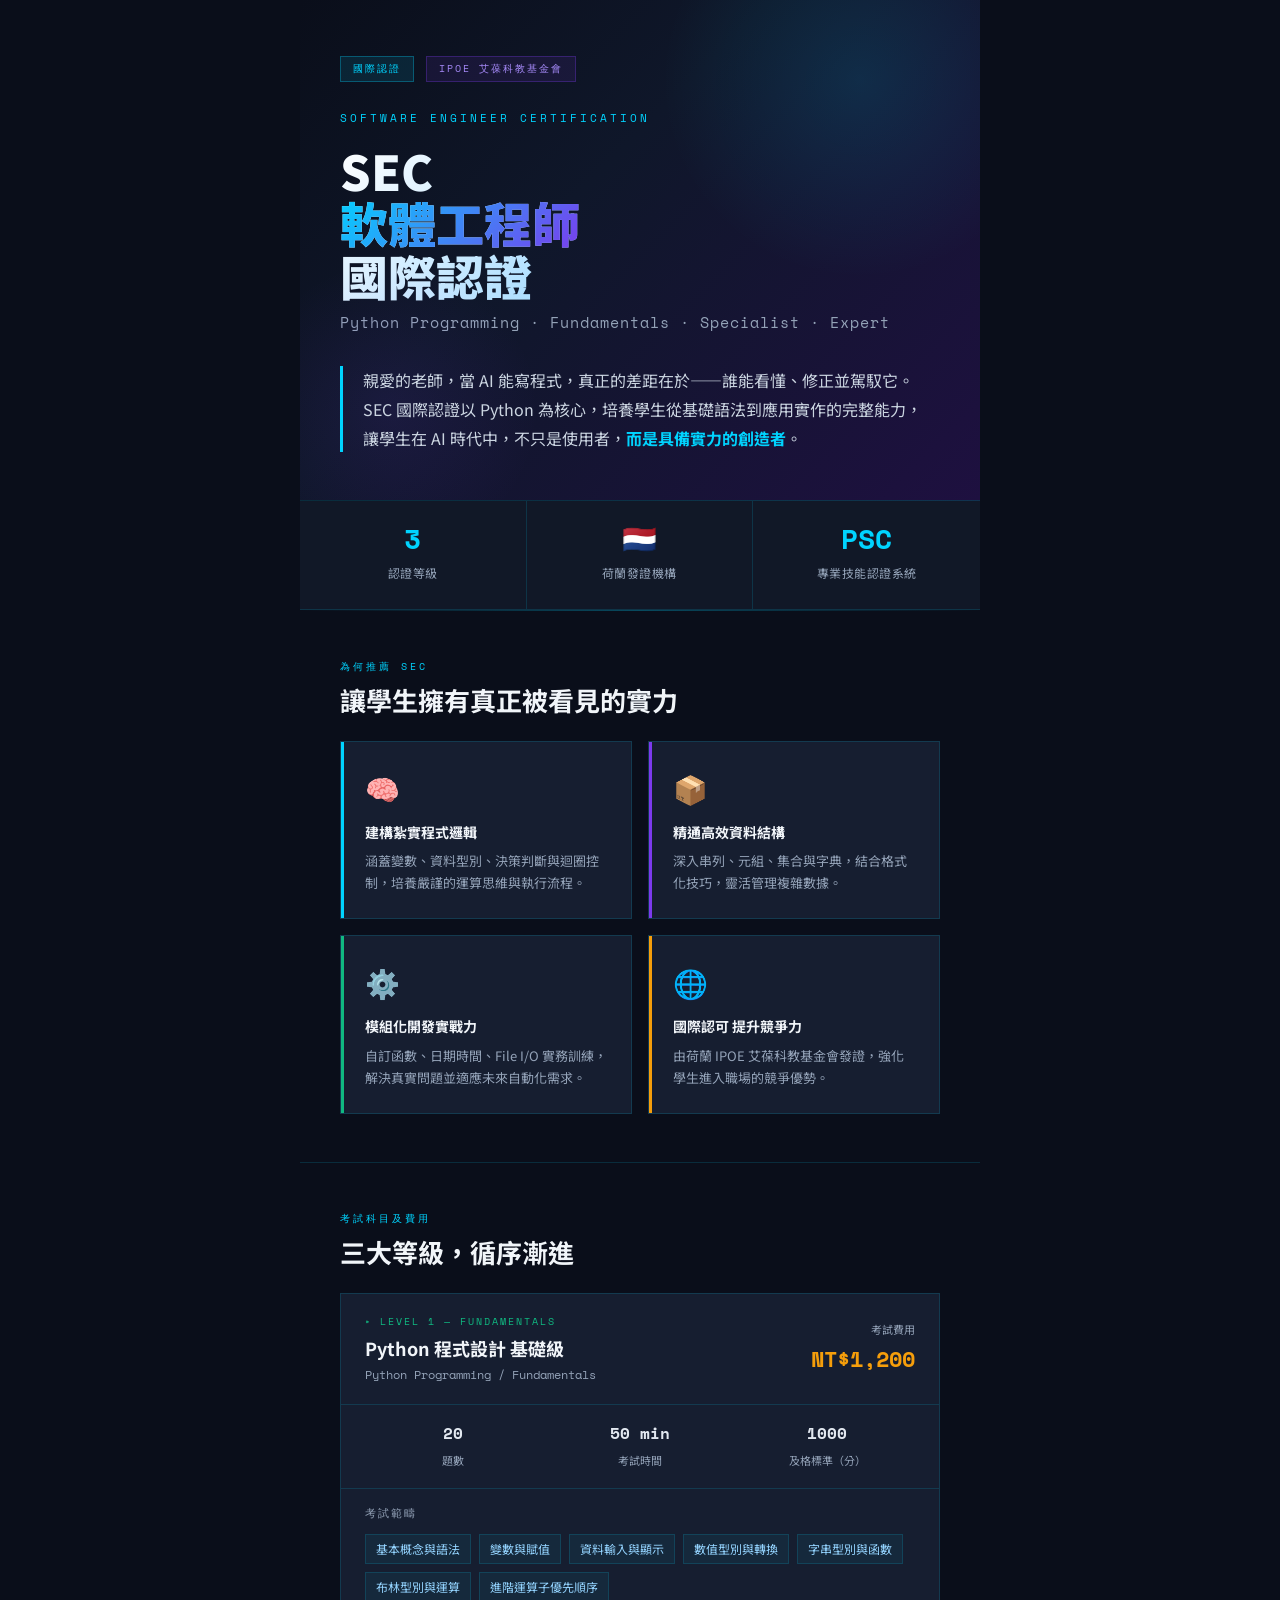
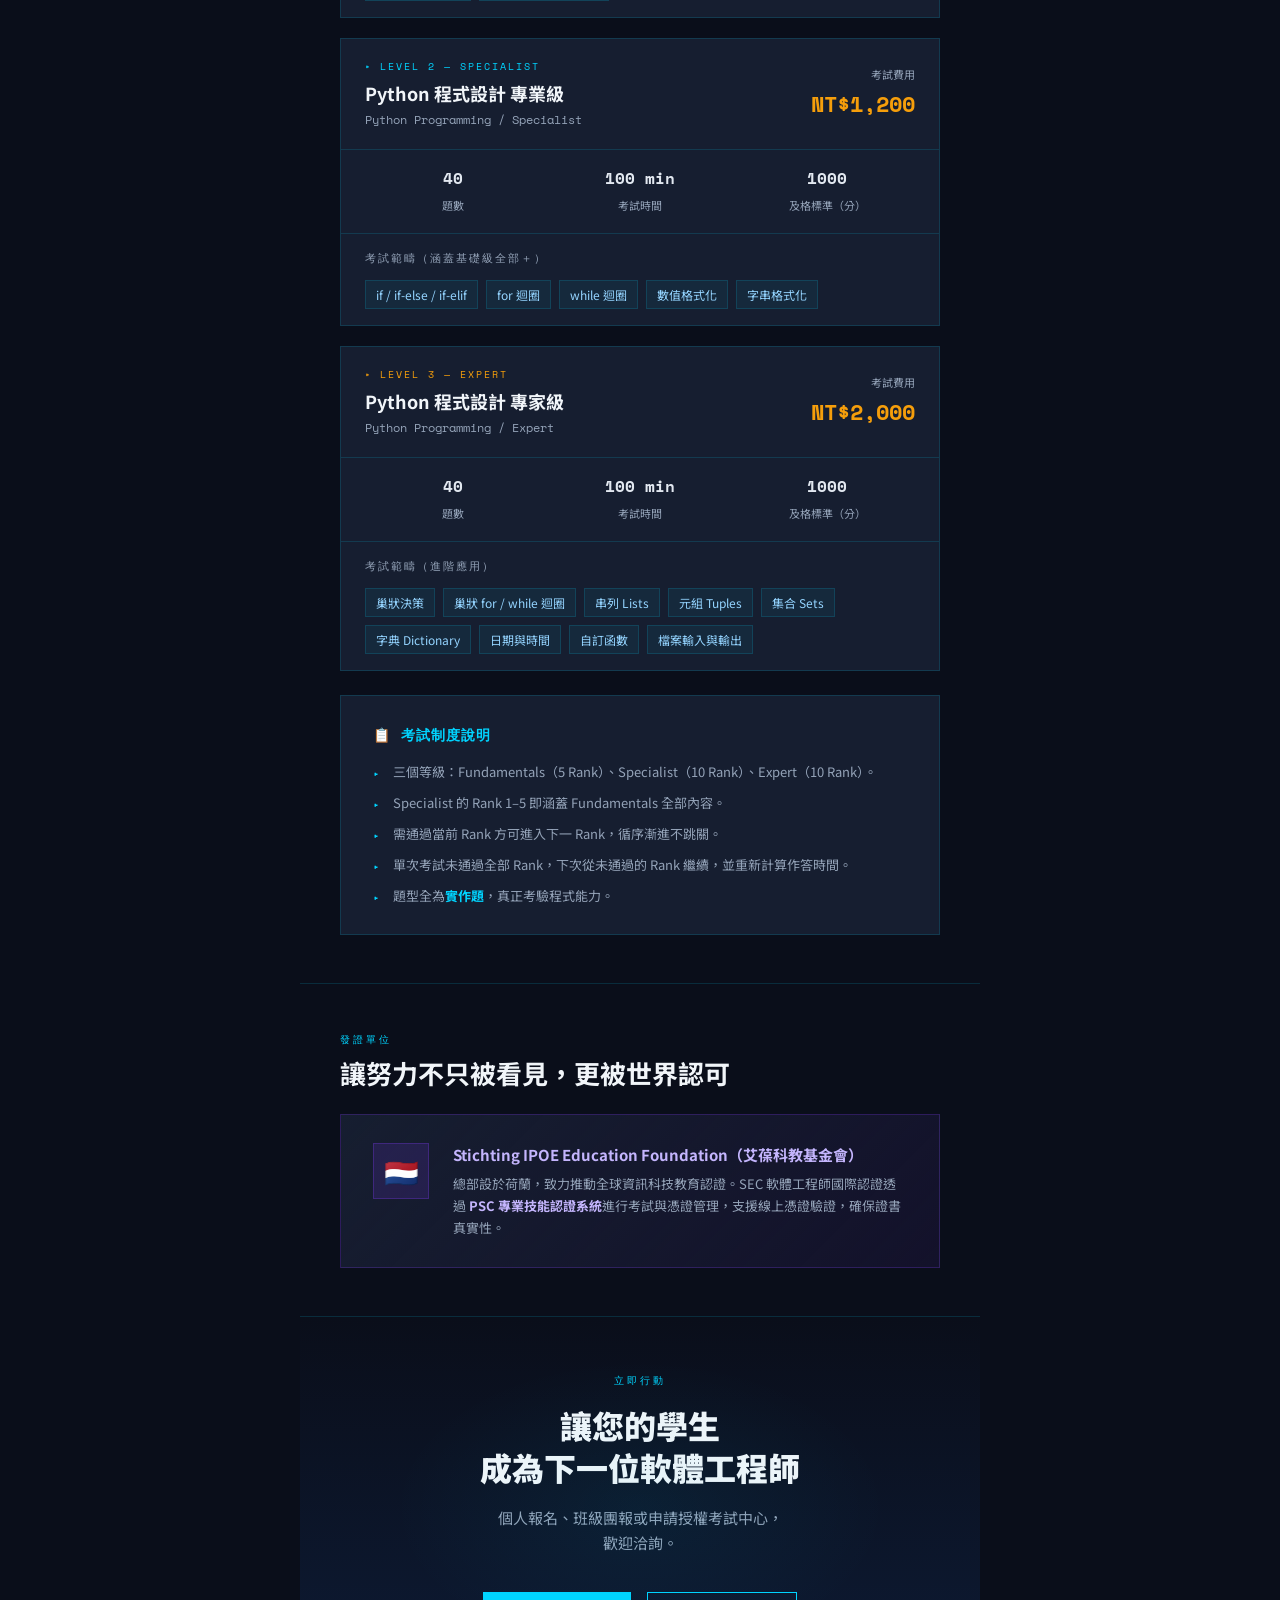
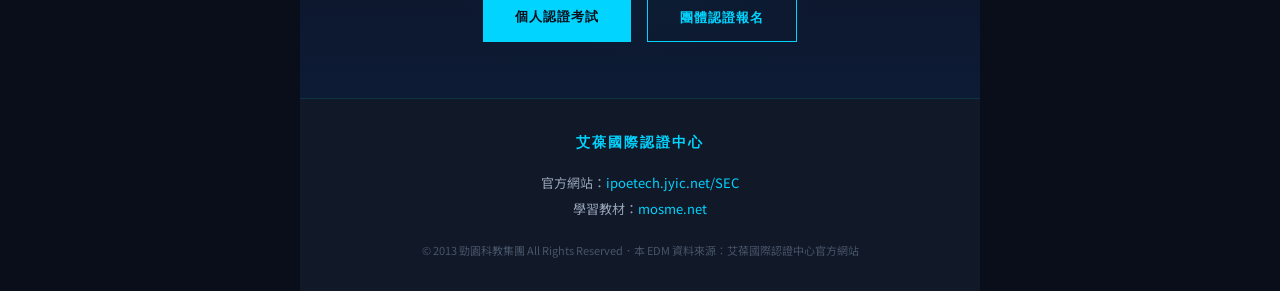
<file: SEC.html>
<!DOCTYPE html>
<html lang="zh-TW">
<head>
<meta charset="UTF-8">
<meta name="viewport" content="width=device-width, initial-scale=1.0">
<title>SEC 軟體工程師國際認證 — 給老師的邀請</title>
<link href="https://fonts.googleapis.com/css2?family=Noto+Sans+TC:wght@300;400;500;700;900&family=Space+Mono:wght@400;700&display=swap" rel="stylesheet">
<style>
  *, *::before, *::after { box-sizing: border-box; margin: 0; padding: 0; }

  :root {
    --bg: #0a0e1a;
    --surface: #111827;
    --card: #161e30;
    --accent: #00d4ff;
    --accent2: #7c3aed;
    --accent3: #10b981;
    --gold: #f59e0b;
    --text: #e2e8f0;
    --muted: #94a3b8;
    --border: rgba(0,212,255,0.15);
  }

  body {
    background: var(--bg);
    color: var(--text);
    font-family: 'Noto Sans TC', sans-serif;
    line-height: 1.6;
    -webkit-font-smoothing: antialiased;
  }

  .email-wrapper {
    max-width: 680px;
    margin: 0 auto;
    background: var(--bg);
  }

  /* ── HERO ── */
  .hero {
    position: relative;
    background: linear-gradient(135deg, #0a0e1a 0%, #0f172a 40%, #1e1040 100%);
    padding: 56px 40px 48px;
    overflow: hidden;
    border-bottom: 1px solid var(--border);
  }
  .hero::before {
    content: '';
    position: absolute;
    top: -120px; right: -80px;
    width: 400px; height: 400px;
    background: radial-gradient(circle, rgba(0,212,255,0.12) 0%, transparent 70%);
    pointer-events: none;
  }
  .hero::after {
    content: '';
    position: absolute;
    bottom: -60px; left: -60px;
    width: 300px; height: 300px;
    background: radial-gradient(circle, rgba(124,58,237,0.1) 0%, transparent 70%);
    pointer-events: none;
  }

  .badge-row {
    display: flex;
    align-items: center;
    gap: 12px;
    margin-bottom: 28px;
  }
  .badge {
    display: inline-block;
    background: rgba(0,212,255,0.1);
    border: 1px solid rgba(0,212,255,0.3);
    color: var(--accent);
    font-family: 'Space Mono', monospace;
    font-size: 10px;
    letter-spacing: 2px;
    padding: 4px 12px;
    text-transform: uppercase;
  }
  .badge-org {
    background: rgba(124,58,237,0.1);
    border-color: rgba(124,58,237,0.3);
    color: #a78bfa;
  }

  .hero-eyebrow {
    font-family: 'Space Mono', monospace;
    font-size: 11px;
    color: var(--accent);
    letter-spacing: 3px;
    text-transform: uppercase;
    margin-bottom: 16px;
  }

  .hero-title {
    font-size: 48px;
    font-weight: 900;
    line-height: 1.1;
    margin-bottom: 8px;
    background: linear-gradient(135deg, #ffffff 0%, #94d4ff 60%, #00d4ff 100%);
    -webkit-background-clip: text;
    -webkit-text-fill-color: transparent;
    background-clip: text;
  }
  .hero-title em {
    font-style: normal;
    background: linear-gradient(135deg, #00d4ff, #7c3aed);
    -webkit-background-clip: text;
    -webkit-text-fill-color: transparent;
    background-clip: text;
  }

  .hero-subtitle {
    font-size: 15px;
    color: var(--muted);
    margin-bottom: 32px;
    font-family: 'Space Mono', monospace;
    letter-spacing: 1px;
  }

  .hero-desc {
    font-size: 16px;
    color: #cbd5e1;
    line-height: 1.8;
    position: relative;
    z-index: 1;
    border-left: 3px solid var(--accent);
    padding-left: 20px;
  }

  /* ── STATS BAR ── */
  .stats-bar {
    display: grid;
    grid-template-columns: repeat(3, 1fr);
    background: var(--surface);
    border-bottom: 1px solid var(--border);
  }
  .stat-item {
    padding: 24px 20px;
    text-align: center;
    border-right: 1px solid var(--border);
  }
  .stat-item:last-child { border-right: none; }
  .stat-num {
    font-family: 'Space Mono', monospace;
    font-size: 28px;
    font-weight: 700;
    color: var(--accent);
    display: block;
    line-height: 1;
    margin-bottom: 6px;
  }
  .stat-label {
    font-size: 12px;
    color: var(--muted);
    letter-spacing: 0.5px;
  }

  /* ── SECTION ── */
  .section {
    padding: 48px 40px;
    border-bottom: 1px solid var(--border);
  }
  .section-tag {
    font-family: 'Space Mono', monospace;
    font-size: 10px;
    color: var(--accent);
    letter-spacing: 3px;
    text-transform: uppercase;
    margin-bottom: 8px;
  }
  .section-title {
    font-size: 26px;
    font-weight: 700;
    color: #f1f5f9;
    margin-bottom: 24px;
    line-height: 1.3;
  }

  /* ── ADVANTAGE CARDS ── */
  .adv-grid {
    display: grid;
    grid-template-columns: 1fr 1fr;
    gap: 16px;
  }
  .adv-card {
    background: var(--card);
    border: 1px solid var(--border);
    padding: 24px;
    position: relative;
    overflow: hidden;
  }
  .adv-card::before {
    content: '';
    position: absolute;
    top: 0; left: 0;
    width: 3px; height: 100%;
    background: var(--accent);
  }
  .adv-card:nth-child(2)::before { background: var(--accent2); }
  .adv-card:nth-child(3)::before { background: var(--accent3); }
  .adv-card:nth-child(4)::before { background: var(--gold); }

  .adv-icon {
    font-size: 28px;
    margin-bottom: 12px;
    display: block;
  }
  .adv-title {
    font-size: 14px;
    font-weight: 700;
    color: #f1f5f9;
    margin-bottom: 8px;
    line-height: 1.4;
  }
  .adv-desc {
    font-size: 13px;
    color: var(--muted);
    line-height: 1.7;
  }

  /* ── SUBJECT CARDS ── */
  .subject-stack {
    display: flex;
    flex-direction: column;
    gap: 20px;
  }
  .subject-card {
    background: var(--card);
    border: 1px solid var(--border);
    overflow: hidden;
  }
  .subject-header {
    display: flex;
    align-items: center;
    justify-content: space-between;
    padding: 20px 24px;
    border-bottom: 1px solid var(--border);
  }
  .subject-header-left {}
  .subject-level {
    font-family: 'Space Mono', monospace;
    font-size: 10px;
    letter-spacing: 2px;
    text-transform: uppercase;
    margin-bottom: 4px;
  }
  .level-f { color: var(--accent3); }
  .level-s { color: var(--accent); }
  .level-e { color: var(--gold); }

  .subject-name {
    font-size: 18px;
    font-weight: 700;
    color: #f1f5f9;
  }
  .subject-name-en {
    font-size: 12px;
    color: var(--muted);
    font-family: 'Space Mono', monospace;
    margin-top: 2px;
  }
  .price-tag {
    text-align: right;
  }
  .price-label {
    font-size: 11px;
    color: var(--muted);
    margin-bottom: 2px;
  }
  .price-val {
    font-family: 'Space Mono', monospace;
    font-size: 22px;
    font-weight: 700;
    color: var(--gold);
  }
  .price-unit {
    font-size: 12px;
    color: var(--muted);
  }

  .subject-meta {
    display: grid;
    grid-template-columns: repeat(3, 1fr);
    padding: 16px 24px;
    gap: 12px;
    border-bottom: 1px solid var(--border);
  }
  .meta-item { text-align: center; }
  .meta-val {
    font-family: 'Space Mono', monospace;
    font-size: 16px;
    font-weight: 700;
    color: var(--text);
    display: block;
  }
  .meta-key {
    font-size: 11px;
    color: var(--muted);
    margin-top: 2px;
  }

  .subject-scope {
    padding: 16px 24px;
  }
  .scope-title {
    font-size: 11px;
    font-family: 'Space Mono', monospace;
    color: var(--muted);
    letter-spacing: 2px;
    text-transform: uppercase;
    margin-bottom: 12px;
  }
  .scope-list {
    list-style: none;
    display: flex;
    flex-wrap: wrap;
    gap: 8px;
  }
  .scope-list li {
    font-size: 12px;
    color: #94d4ff;
    background: rgba(0,212,255,0.06);
    border: 1px solid rgba(0,212,255,0.15);
    padding: 4px 10px;
  }

  /* ── EXAM STRUCTURE ── */
  .exam-info {
    background: var(--card);
    border: 1px solid var(--border);
    padding: 28px 32px;
  }
  .exam-info h4 {
    font-size: 14px;
    font-weight: 700;
    color: var(--accent);
    font-family: 'Space Mono', monospace;
    letter-spacing: 1px;
    margin-bottom: 16px;
    text-transform: uppercase;
  }
  .exam-points {
    list-style: none;
    display: flex;
    flex-direction: column;
    gap: 10px;
  }
  .exam-points li {
    font-size: 13px;
    color: var(--muted);
    padding-left: 20px;
    position: relative;
    line-height: 1.6;
  }
  .exam-points li::before {
    content: '▸';
    position: absolute;
    left: 0;
    color: var(--accent);
    font-size: 12px;
    top: 1px;
  }

  /* ── NOTE BOX ── */
  .note-box {
    background: rgba(245,158,11,0.05);
    border: 1px solid rgba(245,158,11,0.2);
    padding: 20px 24px;
    margin-top: 20px;
  }
  .note-box p {
    font-size: 13px;
    color: #fcd34d;
    line-height: 1.7;
    margin-bottom: 8px;
  }
  .note-box p:last-child { margin-bottom: 0; }

  /* ── ISSUER ── */
  .issuer-box {
    background: linear-gradient(135deg, var(--card) 0%, rgba(124,58,237,0.08) 100%);
    border: 1px solid rgba(124,58,237,0.25);
    padding: 28px 32px;
    display: flex;
    align-items: flex-start;
    gap: 24px;
  }
  .issuer-icon-wrap {
    width: 56px;
    height: 56px;
    background: rgba(124,58,237,0.15);
    border: 1px solid rgba(124,58,237,0.3);
    display: flex;
    align-items: center;
    justify-content: center;
    font-size: 28px;
    flex-shrink: 0;
  }
  .issuer-text h4 {
    font-size: 15px;
    font-weight: 700;
    color: #c4b5fd;
    margin-bottom: 6px;
  }
  .issuer-text p {
    font-size: 13px;
    color: var(--muted);
    line-height: 1.7;
  }

  /* ── CTA ── */
  .cta-section {
    padding: 56px 40px;
    text-align: center;
    background: linear-gradient(180deg, var(--bg) 0%, #0d1b35 100%);
    position: relative;
    overflow: hidden;
  }
  .cta-section::before {
    content: '';
    position: absolute;
    top: 50%; left: 50%;
    transform: translate(-50%, -50%);
    width: 500px; height: 300px;
    background: radial-gradient(ellipse, rgba(0,212,255,0.06) 0%, transparent 70%);
    pointer-events: none;
  }
  .cta-label {
    font-family: 'Space Mono', monospace;
    font-size: 10px;
    color: var(--accent);
    letter-spacing: 3px;
    text-transform: uppercase;
    margin-bottom: 16px;
  }
  .cta-headline {
    font-size: 32px;
    font-weight: 900;
    color: #f1f5f9;
    line-height: 1.3;
    margin-bottom: 16px;
  }
  .cta-sub {
    font-size: 15px;
    color: var(--muted);
    margin-bottom: 36px;
    line-height: 1.7;
  }
  .btn-group {
    display: flex;
    gap: 16px;
    justify-content: center;
    flex-wrap: wrap;
  }
  .btn-primary {
    display: inline-block;
    background: var(--accent);
    color: #0a0e1a;
    font-family: 'Space Mono', monospace;
    font-size: 13px;
    font-weight: 700;
    letter-spacing: 1px;
    padding: 14px 32px;
    text-decoration: none;
    text-transform: uppercase;
    transition: transform 0.2s, box-shadow 0.2s;
  }
  .btn-primary:hover {
    transform: translateY(-2px);
    box-shadow: 0 8px 24px rgba(0,212,255,0.3);
  }
  .btn-secondary {
    display: inline-block;
    background: transparent;
    color: var(--accent);
    border: 1px solid var(--accent);
    font-family: 'Space Mono', monospace;
    font-size: 13px;
    font-weight: 700;
    letter-spacing: 1px;
    padding: 14px 32px;
    text-decoration: none;
    text-transform: uppercase;
  }

  /* ── FOOTER ── */
  .footer {
    background: var(--surface);
    padding: 32px 40px;
    border-top: 1px solid var(--border);
    text-align: center;
  }
  .footer-logo {
    font-family: 'Space Mono', monospace;
    font-size: 14px;
    font-weight: 700;
    color: var(--accent);
    letter-spacing: 2px;
    margin-bottom: 16px;
  }
  .footer-contact {
    font-size: 13px;
    color: var(--muted);
    line-height: 2;
  }
  .footer-contact a {
    color: var(--accent);
    text-decoration: none;
  }
  .footer-copy {
    font-size: 11px;
    color: #475569;
    margin-top: 20px;
  }

  /* divider line */
  .divider {
    height: 1px;
    background: linear-gradient(90deg, transparent, var(--accent), transparent);
    margin: 0;
    opacity: 0.3;
  }

  @media (max-width: 560px) {
    .hero { padding: 40px 24px 36px; }
    .hero-title { font-size: 34px; }
    .section { padding: 36px 24px; }
    .adv-grid { grid-template-columns: 1fr; }
    .stats-bar { grid-template-columns: 1fr; }
    .stat-item { border-right: none; border-bottom: 1px solid var(--border); }
    .cta-section { padding: 40px 24px; }
    .footer { padding: 28px 24px; }
    .issuer-box { flex-direction: column; }
    .subject-meta { grid-template-columns: repeat(3, 1fr); }
  }
</style>
</head>
<body>
<div class="email-wrapper">

  <!-- HERO -->
  <div class="hero">
    <div class="badge-row">
      <span class="badge">國際認證</span>
      <span class="badge badge-org">IPOE 艾葆科教基金會</span>
    </div>
    <p class="hero-eyebrow">Software Engineer Certification</p>
    <h1 class="hero-title">SEC<br><em>軟體工程師</em><br>國際認證</h1>
    <p class="hero-subtitle">Python Programming · Fundamentals · Specialist · Expert</p>
    <p class="hero-desc">
      親愛的老師，當 AI 能寫程式，真正的差距在於——誰能看懂、修正並駕馭它。<br>
      SEC 國際認證以 Python 為核心，培養學生從基礎語法到應用實作的完整能力，<br>
      讓學生在 AI 時代中，不只是使用者，<strong style="color:#00d4ff">而是具備實力的創造者</strong>。
    </p>
  </div>

  <!-- STATS -->
  <div class="stats-bar">
    <div class="stat-item">
      <span class="stat-num">3</span>
      <span class="stat-label">認證等級</span>
    </div>
    <div class="stat-item">
      <span class="stat-num">🇳🇱</span>
      <span class="stat-label">荷蘭發證機構</span>
    </div>
    <div class="stat-item">
      <span class="stat-num">PSC</span>
      <span class="stat-label">專業技能認證系統</span>
    </div>
  </div>

  <div class="divider"></div>

  <!-- ADVANTAGES -->
  <div class="section">
    <p class="section-tag">為何推薦 SEC</p>
    <h2 class="section-title">讓學生擁有真正被看見的實力</h2>
    <div class="adv-grid">
      <div class="adv-card">
        <span class="adv-icon">🧠</span>
        <div class="adv-title">建構紮實程式邏輯</div>
        <div class="adv-desc">涵蓋變數、資料型別、決策判斷與迴圈控制，培養嚴謹的運算思維與執行流程。</div>
      </div>
      <div class="adv-card">
        <span class="adv-icon">📦</span>
        <div class="adv-title">精通高效資料結構</div>
        <div class="adv-desc">深入串列、元組、集合與字典，結合格式化技巧，靈活管理複雜數據。</div>
      </div>
      <div class="adv-card">
        <span class="adv-icon">⚙️</span>
        <div class="adv-title">模組化開發實戰力</div>
        <div class="adv-desc">自訂函數、日期時間、File I/O 實務訓練，解決真實問題並適應未來自動化需求。</div>
      </div>
      <div class="adv-card">
        <span class="adv-icon">🌐</span>
        <div class="adv-title">國際認可 提升競爭力</div>
        <div class="adv-desc">由荷蘭 IPOE 艾葆科教基金會發證，強化學生進入職場的競爭優勢。</div>
      </div>
    </div>
  </div>

  <!-- SUBJECTS -->
  <div class="section">
    <p class="section-tag">考試科目及費用</p>
    <h2 class="section-title">三大等級，循序漸進</h2>
    <div class="subject-stack">

      <!-- Fundamentals -->
      <div class="subject-card">
        <div class="subject-header">
          <div class="subject-header-left">
            <div class="subject-level level-f">▸ LEVEL 1 — FUNDAMENTALS</div>
            <div class="subject-name">Python 程式設計 基礎級</div>
            <div class="subject-name-en">Python Programming / Fundamentals</div>
          </div>
          <div class="price-tag">
            <div class="price-label">考試費用</div>
            <div class="price-val">NT$1,200</div>
          </div>
        </div>
        <div class="subject-meta">
          <div class="meta-item">
            <span class="meta-val">20</span>
            <span class="meta-key">題數</span>
          </div>
          <div class="meta-item">
            <span class="meta-val">50 min</span>
            <span class="meta-key">考試時間</span>
          </div>
          <div class="meta-item">
            <span class="meta-val">1000</span>
            <span class="meta-key">及格標準（分）</span>
          </div>
        </div>
        <div class="subject-scope">
          <div class="scope-title">考試範疇</div>
          <ul class="scope-list">
            <li>基本概念與語法</li>
            <li>變數與賦值</li>
            <li>資料輸入與顯示</li>
            <li>數值型別與轉換</li>
            <li>字串型別與函數</li>
            <li>布林型別與運算</li>
            <li>進階運算子優先順序</li>
          </ul>
        </div>
      </div>

      <!-- Specialist -->
      <div class="subject-card">
        <div class="subject-header">
          <div class="subject-header-left">
            <div class="subject-level level-s">▸ LEVEL 2 — SPECIALIST</div>
            <div class="subject-name">Python 程式設計 專業級</div>
            <div class="subject-name-en">Python Programming / Specialist</div>
          </div>
          <div class="price-tag">
            <div class="price-label">考試費用</div>
            <div class="price-val">NT$1,200</div>
          </div>
        </div>
        <div class="subject-meta">
          <div class="meta-item">
            <span class="meta-val">40</span>
            <span class="meta-key">題數</span>
          </div>
          <div class="meta-item">
            <span class="meta-val">100 min</span>
            <span class="meta-key">考試時間</span>
          </div>
          <div class="meta-item">
            <span class="meta-val">1000</span>
            <span class="meta-key">及格標準（分）</span>
          </div>
        </div>
        <div class="subject-scope">
          <div class="scope-title">考試範疇（涵蓋基礎級全部＋）</div>
          <ul class="scope-list">
            <li>if / if-else / if-elif</li>
            <li>for 迴圈</li>
            <li>while 迴圈</li>
            <li>數值格式化</li>
            <li>字串格式化</li>
          </ul>
        </div>
      </div>

      <!-- Expert -->
      <div class="subject-card">
        <div class="subject-header">
          <div class="subject-header-left">
            <div class="subject-level level-e">▸ LEVEL 3 — EXPERT</div>
            <div class="subject-name">Python 程式設計 專家級</div>
            <div class="subject-name-en">Python Programming / Expert</div>
          </div>
          <div class="price-tag">
            <div class="price-label">考試費用</div>
            <div class="price-val">NT$2,000</div>
          </div>
        </div>
        <div class="subject-meta">
          <div class="meta-item">
            <span class="meta-val">40</span>
            <span class="meta-key">題數</span>
          </div>
          <div class="meta-item">
            <span class="meta-val">100 min</span>
            <span class="meta-key">考試時間</span>
          </div>
          <div class="meta-item">
            <span class="meta-val">1000</span>
            <span class="meta-key">及格標準（分）</span>
          </div>
        </div>
        <div class="subject-scope">
          <div class="scope-title">考試範疇（進階應用）</div>
          <ul class="scope-list">
            <li>巢狀決策</li>
            <li>巢狀 for / while 迴圈</li>
            <li>串列 Lists</li>
            <li>元組 Tuples</li>
            <li>集合 Sets</li>
            <li>字典 Dictionary</li>
            <li>日期與時間</li>
            <li>自訂函數</li>
            <li>檔案輸入與輸出</li>
          </ul>
        </div>
      </div>

    </div>

    <!-- Exam structure note -->
    <div style="margin-top:24px;">
      <div class="exam-info">
        <h4>📋 考試制度說明</h4>
        <ul class="exam-points">
          <li>三個等級：Fundamentals（5 Rank）、Specialist（10 Rank）、Expert（10 Rank）。</li>
          <li>Specialist 的 Rank 1–5 即涵蓋 Fundamentals 全部內容。</li>
          <li>需通過當前 Rank 方可進入下一 Rank，循序漸進不跳關。</li>
          <li>單次考試未通過全部 Rank，下次從未通過的 Rank 繼續，並重新計算作答時間。</li>
          <li>題型全為<strong style="color:#00d4ff">實作題</strong>，真正考驗程式能力。</li>
        </ul>
      </div>
      
     </div>
  </div>

  <!-- ISSUER -->
  <div class="section">
    <p class="section-tag">發證單位</p>
    <h2 class="section-title">讓努力不只被看見，更被世界認可</h2>
    <div class="issuer-box">
      <div class="issuer-icon-wrap">🇳🇱</div>
      <div class="issuer-text">
        <h4>Stichting IPOE Education Foundation（艾葆科教基金會）</h4>
        <p>
          總部設於荷蘭，致力推動全球資訊科技教育認證。SEC 軟體工程師國際認證透過 <strong style="color:#c4b5fd">PSC 專業技能認證系統</strong>進行考試與憑證管理，支援線上憑證驗證，確保證書真實性。
        </p>
      </div>
    </div>
  </div>

  <!-- CTA -->
  <div class="cta-section">
    <p class="cta-label">立即行動</p>
    <h2 class="cta-headline">讓您的學生<br>成為下一位軟體工程師</h2>
    <p class="cta-sub">
      個人報名、班級團報或申請授權考試中心，<br>
      歡迎洽詢。
    </p>
    <div class="btn-group">
      <a href="https://reurl.cc/DxylYd" class="btn-primary">個人認證考試</a>
      <a href="https://jyic.net/jyic.servicegroup" class="btn-secondary">團體認證報名</a>
    </div>
  </div>

  <!-- FOOTER -->
  <div class="footer">
    <div class="footer-logo">艾葆國際認證中心</div>
    <div class="footer-contact">
      官方網站：<a href="https://ipoetech.jyic.net/SEC">ipoetech.jyic.net/SEC</a><br>
      學習教材：<a href="https://www.mosme.net/">mosme.net</a>
    </div>
    <div class="footer-copy">© 2013 勁園科教集團 All Rights Reserved．本 EDM 資料來源：艾葆國際認證中心官方網站</div>
  </div>

</div>
</body>
</html>
</file>
<file: style.css>
/* ============================================================
   style.css — EDM Gallery
   ============================================================ */

/* ── Reset & Variables ───────────────────────────────────── */
*, *::before, *::after { box-sizing: border-box; margin: 0; padding: 0; }

:root {
  --ink:      #1a1612;
  --paper:    #f5f0e8;
  --muted:    #8a8070;
  --rule:     #d4cdc0;
  --white:    #ffffff;
  --accent:   #c0392b;
  --radius:   6px;
  --shadow:   0 2px 12px rgba(0,0,0,.10);
  --shadow-lg:0 8px 40px rgba(0,0,0,.18);
  font-size: 16px;
}

html { scroll-behavior: smooth; }

body {
  font-family: "Noto Serif TC", Georgia, serif;
  background: var(--paper);
  color: var(--ink);
  min-height: 100vh;
  overflow-x: hidden;
}

/* ── Header ──────────────────────────────────────────────── */
.site-header {
  position: sticky; top: 0; z-index: 100;
  background: var(--paper);
}

.header-inner {
  max-width: 1200px; margin: 0 auto;
  padding: 0 2rem;
  height: 64px;
  display: flex; align-items: center; justify-content: space-between;
}

.logo {
  display: flex; align-items: center; gap: .6rem;
  text-decoration: none; color: inherit;
}

.logo-mark {
  color: var(--accent); font-size: 1.4rem; line-height: 1;
  animation: spin-pulse 6s ease-in-out infinite;
}

@keyframes spin-pulse {
  0%, 100% { transform: rotate(0deg) scale(1); }
  50%       { transform: rotate(180deg) scale(1.1); }
}

.logo-text {
  font-family: "Noto Serif TC", serif;
  font-weight: 900; font-size: 1.1rem; letter-spacing: .05em;
}

.nav-label {
  font-family: "Space Mono", monospace;
  font-size: .75rem; color: var(--muted); letter-spacing: .1em;
}

.nav-label em { font-style: normal; color: var(--accent); font-weight: 700; }

.header-rule {
  height: 2px;
  background: repeating-linear-gradient(90deg, var(--ink) 0, var(--ink) 6px, transparent 6px, transparent 12px);
  opacity: .12;
}

/* ── Hero ────────────────────────────────────────────────── */
.hero {
  position: relative; overflow: hidden;
  padding: 5rem 2rem 4rem;
  background: var(--ink);
  color: var(--paper);
}

.hero-bg-grid {
  position: absolute; inset: 0; pointer-events: none;
  background-image:
    linear-gradient(rgba(255,255,255,.04) 1px, transparent 1px),
    linear-gradient(90deg, rgba(255,255,255,.04) 1px, transparent 1px);
  background-size: 48px 48px;
}

.hero-content {
  position: relative; z-index: 1;
  max-width: 1200px; margin: 0 auto;
}

.hero-eyebrow {
  font-family: "Space Mono", monospace;
  font-size: .72rem; letter-spacing: .3em;
  color: var(--accent); margin-bottom: 1rem;
  opacity: 0; animation: fade-up .6s .1s forwards;
}

.hero-title {
  font-family: "Noto Serif TC", serif;
  font-weight: 900; font-size: clamp(3rem, 8vw, 6rem);
  line-height: 1.05; letter-spacing: -.02em;
  opacity: 0; animation: fade-up .7s .25s forwards;
}

.hero-title em {
  font-style: normal;
  color: var(--accent);
  display: inline-block;
  position: relative;
}

.hero-title em::after {
  content: "";
  position: absolute; left: 0; bottom: .05em; right: 0;
  height: .08em; background: var(--accent); opacity: .4;
}

.hero-sub {
  margin-top: 1.5rem;
  font-size: 1.05rem; color: rgba(245,240,232,.65);
  max-width: 480px; line-height: 1.7;
  opacity: 0; animation: fade-up .7s .4s forwards;
}

.hero-line {
  position: absolute; bottom: 0; left: 0; right: 0;
  height: 4px;
  background: linear-gradient(90deg, var(--accent), transparent);
}

@keyframes fade-up {
  from { opacity: 0; transform: translateY(20px); }
  to   { opacity: 1; transform: translateY(0); }
}

/* ── Filter Bar ──────────────────────────────────────────── */
.filter-bar {
  border-bottom: 1px solid var(--rule);
  background: var(--white);
  position: sticky; top: 66px; z-index: 90;
}

.filter-inner {
  max-width: 1200px; margin: 0 auto;
  padding: .75rem 2rem;
  display: flex; align-items: center; gap: 1rem; flex-wrap: wrap;
}

.filter-label {
  font-family: "Space Mono", monospace;
  font-size: .72rem; color: var(--muted); letter-spacing: .1em;
  white-space: nowrap;
}

.filter-tags { display: flex; gap: .5rem; flex-wrap: wrap; }

.tag {
  font-family: "Space Mono", monospace;
  font-size: .72rem; letter-spacing: .06em;
  padding: .3rem .8rem; border-radius: 999px;
  border: 1.5px solid var(--rule);
  background: transparent; color: var(--muted);
  cursor: pointer; transition: all .2s;
}

.tag:hover { border-color: var(--ink); color: var(--ink); }

.tag.active {
  background: var(--ink); color: var(--paper);
  border-color: var(--ink);
}

/* ── EDM Grid ────────────────────────────────────────────── */
.edm-grid-section {
  max-width: 1200px; margin: 0 auto;
  padding: 3rem 2rem 5rem;
}

.edm-grid {
  display: grid;
  grid-template-columns: repeat(auto-fill, minmax(300px, 1fr));
  gap: 2rem;
}

/* ── Card ────────────────────────────────────────────────── */
.edm-card {
  background: var(--white);
  border-radius: var(--radius);
  box-shadow: var(--shadow);
  overflow: hidden;
  display: flex; flex-direction: column;
  cursor: pointer;
  transition: transform .25s, box-shadow .25s;
  opacity: 0; animation: card-in .5s forwards;
  border-top: 3px solid var(--accent);
}

@keyframes card-in {
  from { opacity: 0; transform: translateY(16px); }
  to   { opacity: 1; transform: translateY(0); }
}

.edm-card:hover {
  transform: translateY(-4px);
  box-shadow: var(--shadow-lg);
}

/* Cover */
.card-cover {
  height: 180px; overflow: hidden;
}

.card-cover-img {
  width: 100%; height: 100%; object-fit: cover;
  display: block; transition: transform .4s;
}

.edm-card:hover .card-cover-img { transform: scale(1.04); }

.card-cover-gradient {
  width: 100%; height: 100%;
  display: flex; align-items: center; justify-content: center;
}

.card-cover-icon {
  font-size: 3.5rem; opacity: .35;
}

/* Body */
.card-body {
  padding: 1.25rem 1.25rem .75rem;
  flex: 1;
}

.card-tag {
  display: inline-block;
  font-family: "Space Mono", monospace;
  font-size: .65rem; letter-spacing: .12em;
  padding: .2rem .55rem; border-radius: 999px;
  background: var(--accent); color: var(--white);
  margin-bottom: .75rem;
}

.card-title {
  font-weight: 900; font-size: 1.05rem; line-height: 1.4;
  margin-bottom: .4rem;
}

.card-date {
  font-family: "Space Mono", monospace;
  font-size: .68rem; color: var(--muted);
  margin-bottom: .6rem;
}

.card-desc {
  font-size: .88rem; line-height: 1.65;
  color: #555; 
  display: -webkit-box; -webkit-line-clamp: 3;
  -webkit-box-orient: vertical; overflow: hidden;
}

/* Footer */
.card-footer {
  padding: .9rem 1.25rem;
  border-top: 1px solid var(--rule);
  display: flex; justify-content: flex-end;
}

.card-btn {
  font-family: "Space Mono", monospace;
  font-size: .78rem; font-weight: 700;
  color: var(--accent); background: none; border: none;
  cursor: pointer; letter-spacing: .04em;
  transition: letter-spacing .2s;
  padding: 0;
}

.card-btn:hover { letter-spacing: .12em; }

/* ── Empty State ─────────────────────────────────────────── */
.empty-state {
  grid-column: 1 / -1;
  display: flex; align-items: center; justify-content: center;
  min-height: 240px; color: var(--muted);
  font-size: 1rem;
}

/* ── Lightbox ────────────────────────────────────────────── */
.lightbox {
  position: fixed; inset: 0; z-index: 200;
  display: flex; align-items: center; justify-content: center;
  pointer-events: none; opacity: 0;
  transition: opacity .25s;
}

.lightbox.open {
  pointer-events: all; opacity: 1;
}

.lightbox-backdrop {
  position: absolute; inset: 0;
  background: rgba(26,22,18,.72);
  backdrop-filter: blur(4px);
}

.lightbox-panel {
  position: relative; z-index: 1;
  width: min(92vw, 1060px);
  max-height: 92vh;
  background: var(--white);
  border-radius: 10px;
  box-shadow: var(--shadow-lg);
  display: grid;
  grid-template-rows: auto 1fr auto;
  grid-template-columns: 280px 1fr;
  grid-template-areas:
    "meta  preview"
    "meta  preview"
    "actions actions";
  overflow: hidden;
  transform: scale(.96);
  transition: transform .25s;
}

.lightbox.open .lightbox-panel { transform: scale(1); }

/* Meta column */
.lb-meta {
  grid-area: meta;
  padding: 2rem 1.5rem;
  border-right: 1px solid var(--rule);
  display: flex; flex-direction: column; gap: .75rem;
  overflow-y: auto;
}

.lb-tag {
  display: inline-block; align-self: flex-start;
  font-family: "Space Mono", monospace;
  font-size: .65rem; letter-spacing: .1em;
  padding: .25rem .6rem; border-radius: 999px;
  color: #fff;
}

.lb-title {
  font-weight: 900; font-size: 1.3rem; line-height: 1.35;
}

.lb-date {
  font-family: "Space Mono", monospace;
  font-size: .7rem; color: var(--muted);
}

.lb-desc {
  font-size: .88rem; line-height: 1.7; color: #555;
}

/* Preview iframe */
.lb-preview {
  grid-area: preview;
  background: #f0ece4;
  overflow: hidden;
}

#lb-iframe {
  width: 100%; height: 100%; border: none; display: block;
}

/* Actions bar */
.lb-actions {
  grid-area: actions;
  padding: .9rem 1.5rem;
  border-top: 1px solid var(--rule);
  display: flex; justify-content: flex-end;
}

.lb-btn {
  font-family: "Space Mono", monospace;
  font-size: .8rem; font-weight: 700;
  color: var(--white); background: var(--ink);
  padding: .55rem 1.2rem; border-radius: var(--radius);
  text-decoration: none; letter-spacing: .04em;
  transition: background .2s;
}

.lb-btn:hover { background: var(--accent); }

/* Close */
.lb-close {
  position: absolute; top: .9rem; right: .9rem;
  width: 32px; height: 32px;
  background: var(--ink); color: var(--paper);
  border: none; border-radius: 50%;
  font-size: .9rem; cursor: pointer; z-index: 2;
  display: flex; align-items: center; justify-content: center;
  transition: background .2s, transform .2s;
}

.lb-close:hover { background: var(--accent); transform: rotate(90deg); }

/* ── Footer ──────────────────────────────────────────────── */
.site-footer {
  text-align: center;
  padding: 2rem;
  border-top: 1px solid var(--rule);
  font-family: "Space Mono", monospace;
  font-size: .72rem; color: var(--muted); letter-spacing: .08em;
}

/* ── Responsive ──────────────────────────────────────────── */
@media (max-width: 700px) {
  .lightbox-panel {
    grid-template-columns: 1fr;
    grid-template-rows: auto 50vh auto;
    grid-template-areas:
      "meta"
      "preview"
      "actions";
    max-height: 95vh;
  }

  .lb-meta { border-right: none; border-bottom: 1px solid var(--rule); }

  .hero-title { font-size: clamp(2.5rem, 12vw, 4rem); }
}
</file>
